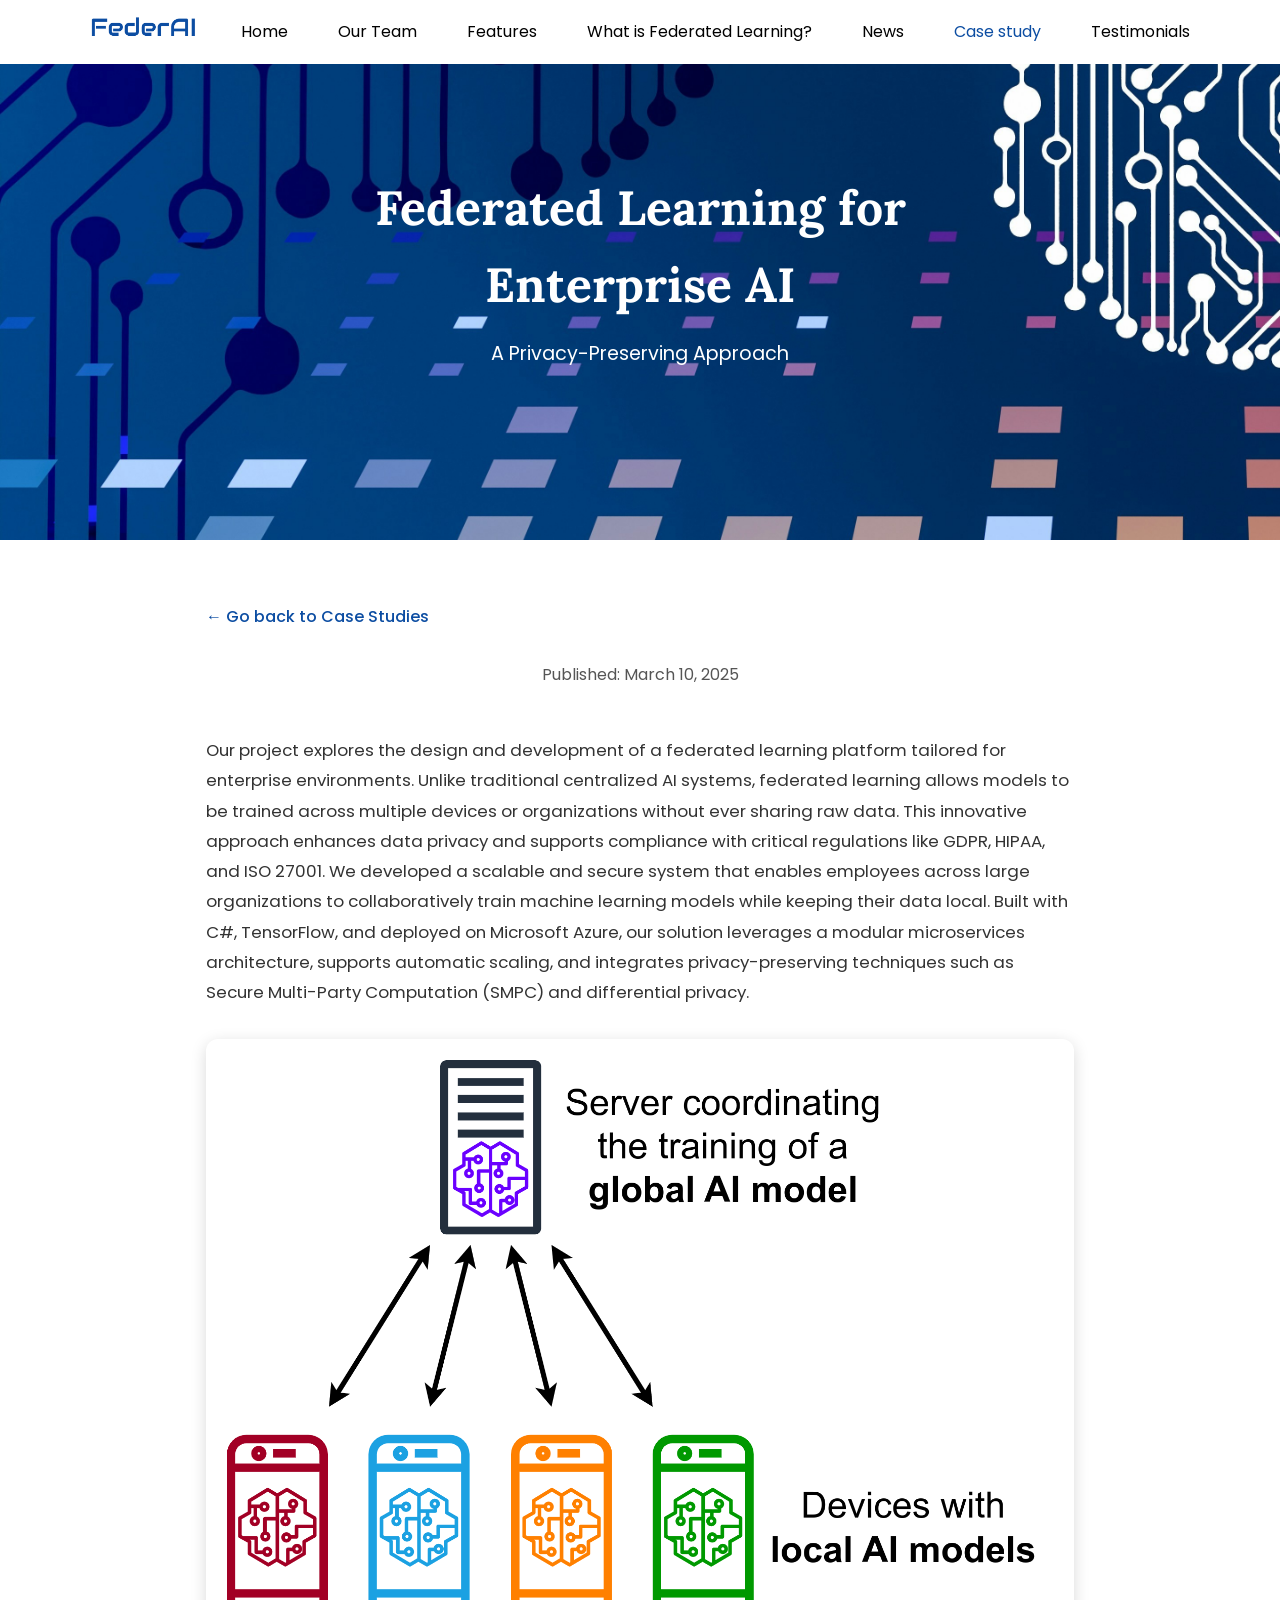
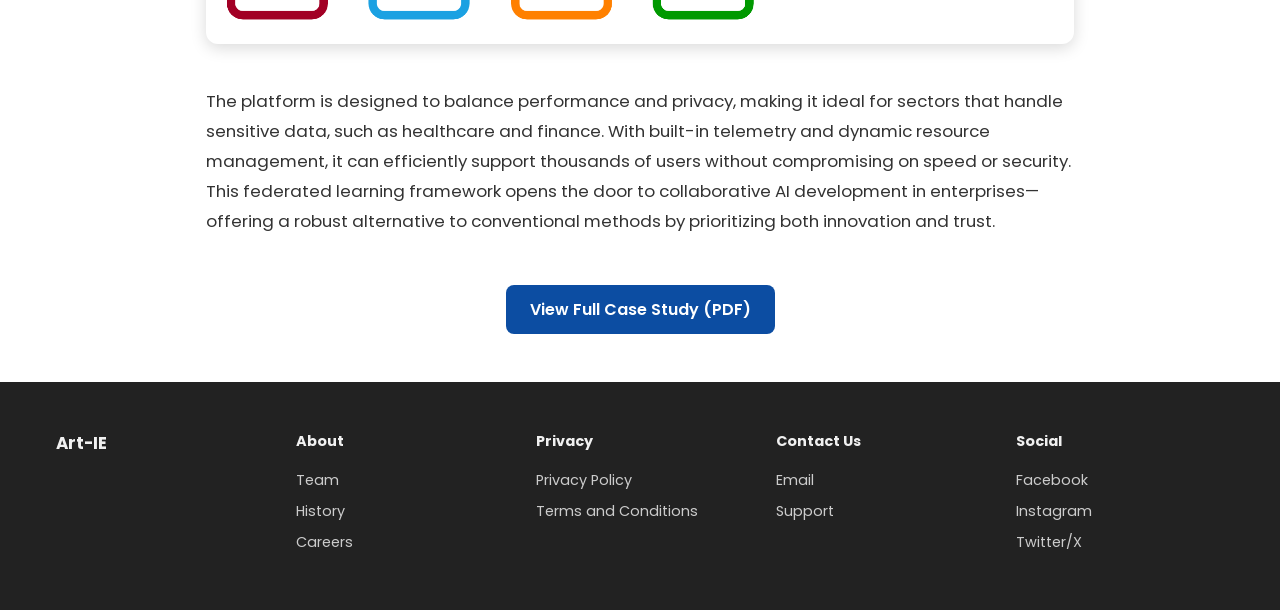
<file: case1.html>
<!DOCTYPE html>
<html lang="en">
<head>
  <meta charset="UTF-8">
  <meta name="viewport" content="width=device-width, initial-scale=1.0">
  <title>Case Study - AI for Healthcare</title>
  <link rel="stylesheet" href="style.css">
  <link href="https://fonts.googleapis.com/css2?family=Lora:ital,wght@0,400;0,700;1,400&family=Poppins:wght@300;400;500;600;700&display=swap" rel="stylesheet">
</head>
<body>
  <header>
    <nav class="navbar">
      <div class="nav-left">
        <img src="./media/artlogo.png" alt="Logo" class="logo">
      </div>
      <div class="nav-center">
        <ul class="nav-links">
          <li><a href="index.html#intro-video" class="nav-link">Home</a></li>
          <li><a href="index.html#team" class="nav-link">Our Team</a></li>
          <li><a href="index.html#about" class="nav-link">Features</a></li>
          <li><a href="index.html#projects" class="nav-link">What is Federated Learning?</a></li>
          <li><a href="index.html#posts" class="nav-link">News</a></li>
          <li><a href="casestudy.html" class="nav-link active">Case study</a></li>
          <li><a href="index.html#testimonials" class="nav-link">Testimonials</a></li>
        </ul>
      </div>
            <div class="nav-toggle" id="navToggle">
  <span></span>
  <span></span>
  <span></span>
</div>
    </nav>
  </header>

  <main>
    <section class="case-cover1">
      <div class="case-cover-content">
        <h1>Federated Learning for Enterprise AI</h1>
        <p>A Privacy-Preserving Approach</p>
      </div>
    </section>

    <p class="case-meta">
<div class="go-back-wrapper">
  <a href="./casestudy.html" class="go-back">← Go back to Case Studies</a>
</div>
<p class="case-date">Published: March 10, 2025</p>


    <section class="case-content">
      <p>Our project explores the design and development of a federated learning platform tailored for enterprise environments. Unlike traditional centralized AI systems, federated learning allows models to be trained across multiple devices or organizations without ever sharing raw data. This innovative approach enhances data privacy and supports compliance with critical regulations like GDPR, HIPAA, and ISO 27001.

We developed a scalable and secure system that enables employees across large organizations to collaboratively train machine learning models while keeping their data local. Built with C#, TensorFlow, and deployed on Microsoft Azure, our solution leverages a modular microservices architecture, supports automatic scaling, and integrates privacy-preserving techniques such as Secure Multi-Party Computation (SMPC) and differential privacy.</p>
      <img src="./media/casestudy/gr1.png" alt="Healthcare AI Diagram">
      <p>The platform is designed to balance performance and privacy, making it ideal for sectors that handle sensitive data, such as healthcare and finance. With built-in telemetry and dynamic resource management, it can efficiently support thousands of users without compromising on speed or security.

This federated learning framework opens the door to collaborative AI development in enterprises—offering a robust alternative to conventional methods by prioritizing both innovation and trust.</p>
    </section>

    <a href="./document/Poster-Group-01.pdf" class="pdf-button" target="_blank">View Full Case Study (PDF)</a>
  </main>

  <footer class="footer">
    <div class="footer-container">
      <div class="footer-column">
        <h3>Art-IE</h3>
      </div>
      <div class="footer-column">
        <h4>About</h4>
        <ul>
          <li><a href="#">Team</a></li>
          <li><a href="#">History</a></li>
          <li><a href="#">Careers</a></li>
        </ul>
      </div>
      <div class="footer-column">
        <h4>Privacy</h4>
        <ul>
          <li><a href="#">Privacy Policy</a></li>
          <li><a href="#">Terms and Conditions</a></li>
        </ul>
      </div>
      <div class="footer-column">
        <h4>Contact Us</h4>
        <ul>
          <li><a href="#">Email</a></li>
          <li><a href="#">Support</a></li>
        </ul>
      </div>
      <div class="footer-column">
        <h4>Social</h4>
        <ul>
          <li><a href="#">Facebook</a></li>
          <li><a href="#">Instagram</a></li>
          <li><a href="#">Twitter/X</a></li>
        </ul>
      </div>
    </div>
  </footer>
</body>
</html>
</file>
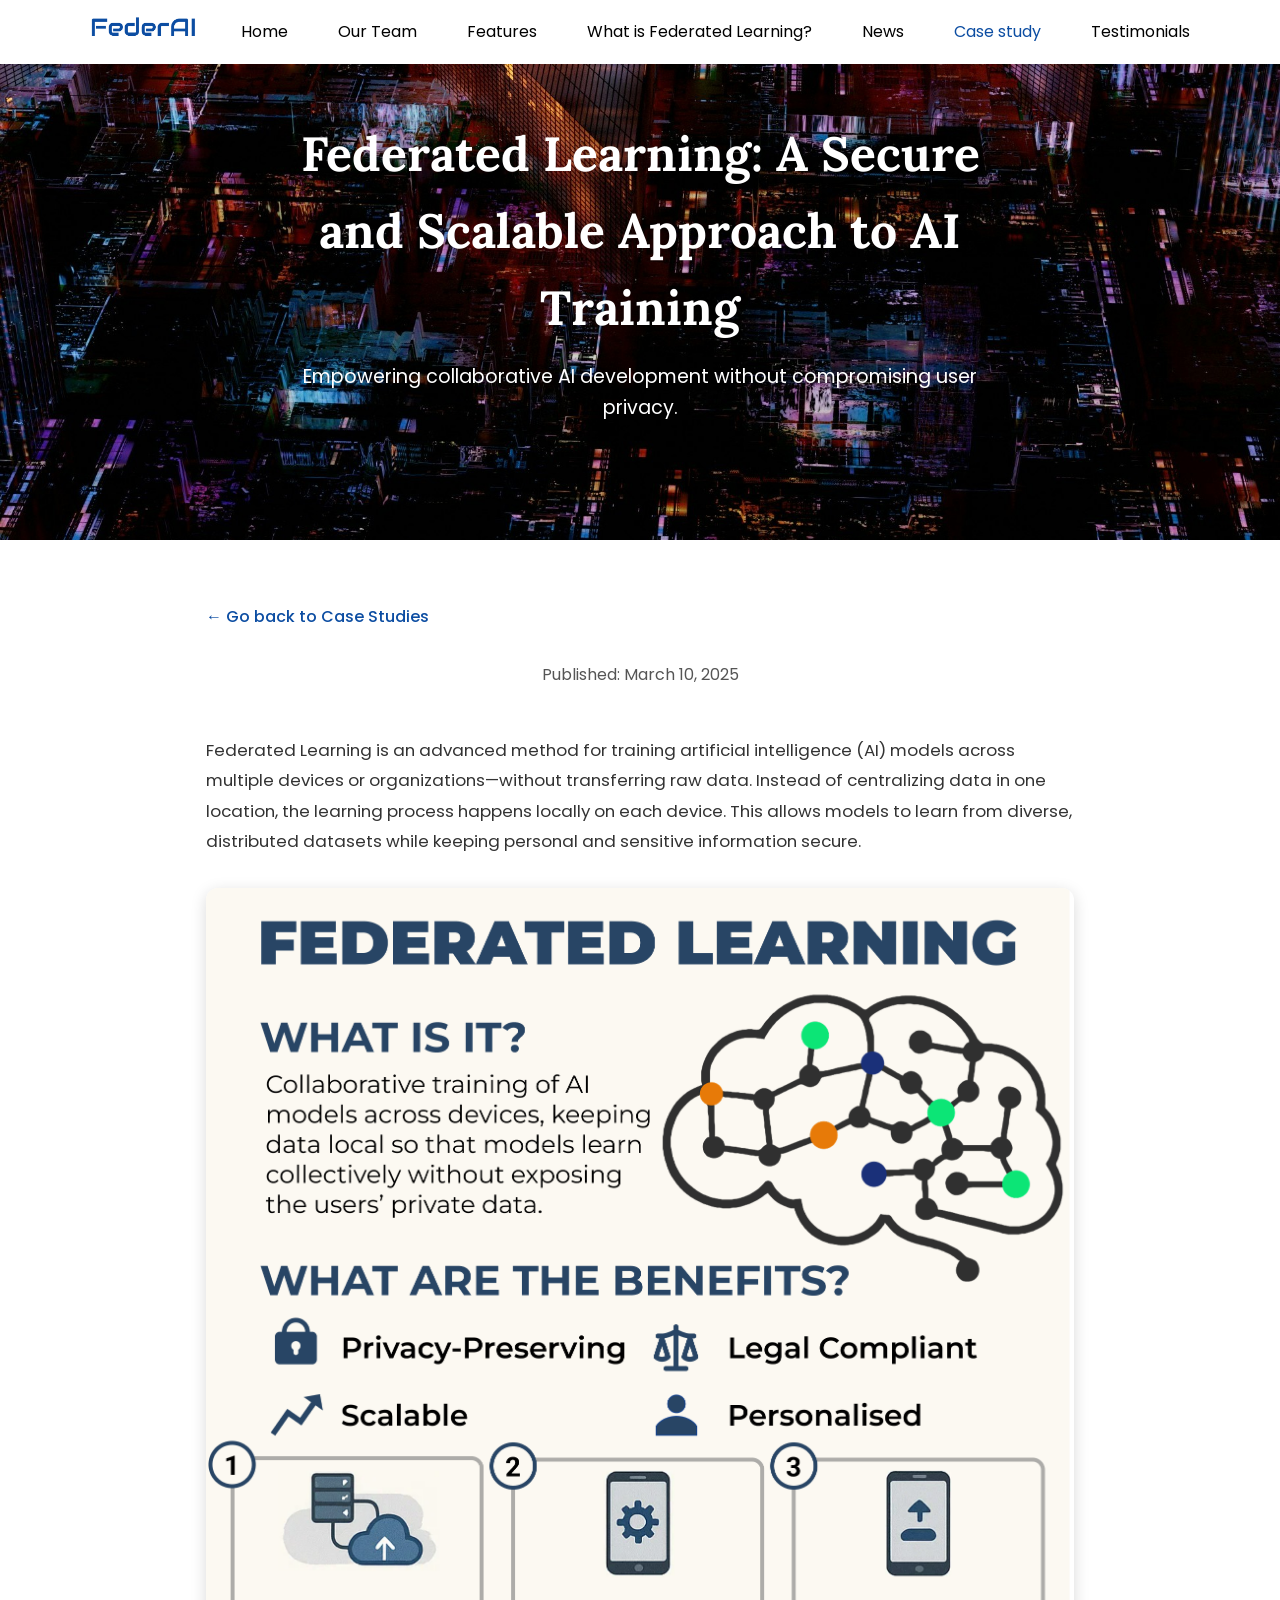
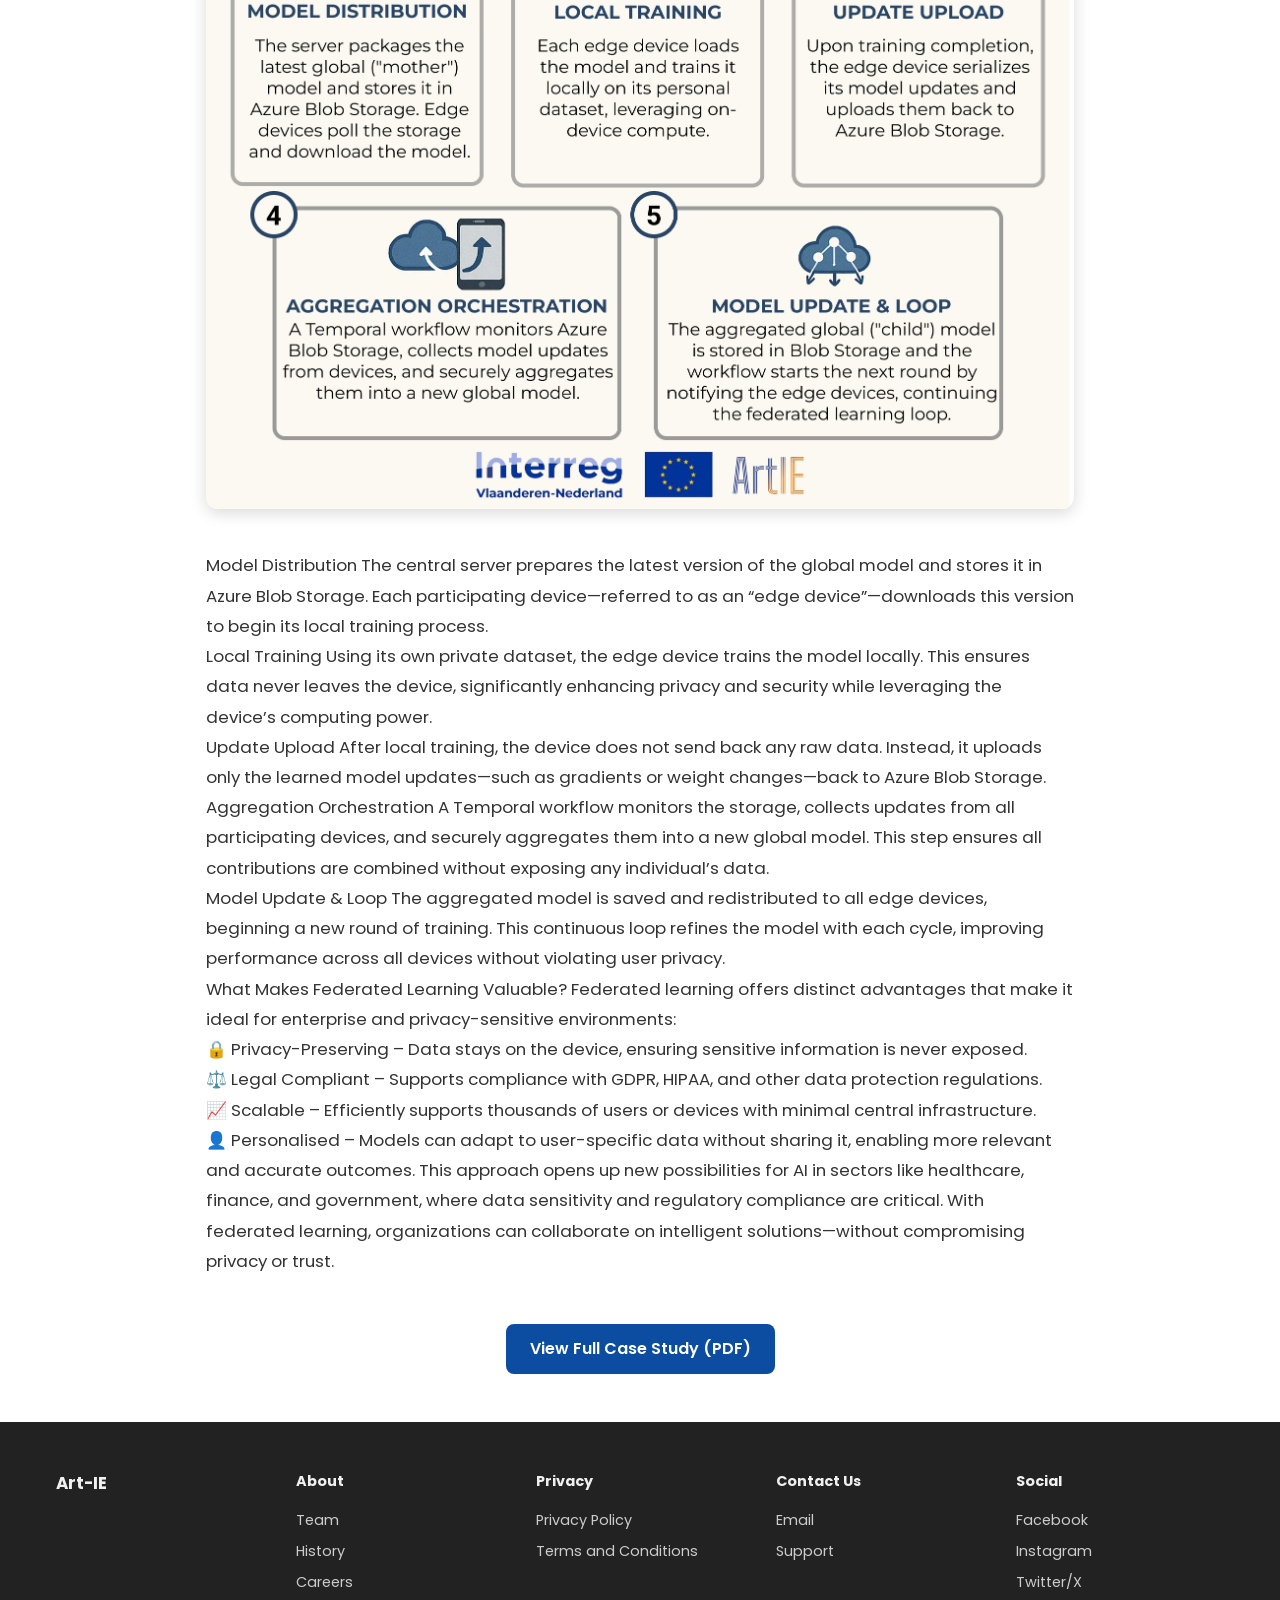
<file: case2.html>
<!DOCTYPE html>
<html lang="en">
<head>
  <meta charset="UTF-8">
  <meta name="viewport" content="width=device-width, initial-scale=1.0">
  <title>Case Study - AI for Healthcare</title>
  <link rel="stylesheet" href="style.css">
  <link href="https://fonts.googleapis.com/css2?family=Lora:ital,wght@0,400;0,700;1,400&family=Poppins:wght@300;400;500;600;700&display=swap" rel="stylesheet">
</head>
<body>
  <header>
    <nav class="navbar">
      <div class="nav-left">
        <img src="./media/artlogo.png" alt="Logo" class="logo">
      </div>
      <div class="nav-center">
        <ul class="nav-links">
          <li><a href="index.html#intro-video" class="nav-link">Home</a></li>
          <li><a href="index.html#team" class="nav-link">Our Team</a></li>
          <li><a href="index.html#about" class="nav-link">Features</a></li>
          <li><a href="index.html#projects" class="nav-link">What is Federated Learning?</a></li>
          <li><a href="index.html#posts" class="nav-link">News</a></li>
          <li><a href="casestudy.html" class="nav-link active">Case study</a></li>
          <li><a href="index.html#testimonials" class="nav-link">Testimonials</a></li>
        </ul>
      </div>
            <div class="nav-toggle" id="navToggle">
  <span></span>
  <span></span>
  <span></span>
</div>
    </nav>
  </header>

  <main>
    <section class="case-cover2">
      <div class="case-cover-content">
        <h1>Federated Learning: A Secure and Scalable Approach to AI Training</h1>
        <p>Empowering collaborative AI development without compromising user privacy.</p>
      </div>
    </section>

    <p class="case-meta">
<div class="go-back-wrapper">
  <a href="./casestudy.html" class="go-back">← Go back to Case Studies</a>
</div>
<p class="case-date">Published: March 10, 2025</p>


    <section class="case-content">
      <p>Federated Learning is an advanced method for training artificial intelligence (AI) models across multiple devices or organizations—without transferring raw data. Instead of centralizing data in one location, the learning process happens locally on each device. This allows models to learn from diverse, distributed datasets while keeping personal and sensitive information secure.</p>
      <img src="./media/casestudy/gr2.png" alt="Healthcare AI Diagram">
      <p>Model Distribution
The central server prepares the latest version of the global model and stores it in Azure Blob Storage. Each participating device—referred to as an “edge device”—downloads this version to begin its local training process.

<br>Local Training
Using its own private dataset, the edge device trains the model locally. This ensures data never leaves the device, significantly enhancing privacy and security while leveraging the device’s computing power.

<br>Update Upload
After local training, the device does not send back any raw data. Instead, it uploads only the learned model updates—such as gradients or weight changes—back to Azure Blob Storage.

<br>Aggregation Orchestration
A Temporal workflow monitors the storage, collects updates from all participating devices, and securely aggregates them into a new global model. This step ensures all contributions are combined without exposing any individual’s data.

<br>Model Update & Loop
The aggregated model is saved and redistributed to all edge devices, beginning a new round of training. This continuous loop refines the model with each cycle, improving performance across all devices without violating user privacy.

<br>What Makes Federated Learning Valuable?
Federated learning offers distinct advantages that make it ideal for enterprise and privacy-sensitive environments:

<br>🔒 Privacy-Preserving – Data stays on the device, ensuring sensitive information is never exposed.

<br>⚖️ Legal Compliant – Supports compliance with GDPR, HIPAA, and other data protection regulations.

<br>📈 Scalable – Efficiently supports thousands of users or devices with minimal central infrastructure.

<br>👤 Personalised – Models can adapt to user-specific data without sharing it, enabling more relevant and accurate outcomes.

This approach opens up new possibilities for AI in sectors like healthcare, finance, and government, where data sensitivity and regulatory compliance are critical. With federated learning, organizations can collaborate on intelligent solutions—without compromising privacy or trust.</p>
    </section>

    <a href="./document/gr2-doc.pdf" class="pdf-button" target="_blank">View Full Case Study (PDF)</a>
  </main>

  <footer class="footer">
    <div class="footer-container">
      <div class="footer-column">
        <h3>Art-IE</h3>
      </div>
      <div class="footer-column">
        <h4>About</h4>
        <ul>
          <li><a href="#">Team</a></li>
          <li><a href="#">History</a></li>
          <li><a href="#">Careers</a></li>
        </ul>
      </div>
      <div class="footer-column">
        <h4>Privacy</h4>
        <ul>
          <li><a href="#">Privacy Policy</a></li>
          <li><a href="#">Terms and Conditions</a></li>
        </ul>
      </div>
      <div class="footer-column">
        <h4>Contact Us</h4>
        <ul>
          <li><a href="#">Email</a></li>
          <li><a href="#">Support</a></li>
        </ul>
      </div>
      <div class="footer-column">
        <h4>Social</h4>
        <ul>
          <li><a href="#">Facebook</a></li>
          <li><a href="#">Instagram</a></li>
          <li><a href="#">Twitter/X</a></li>
        </ul>
      </div>
    </div>
  </footer>
</body>
</html>
</file>
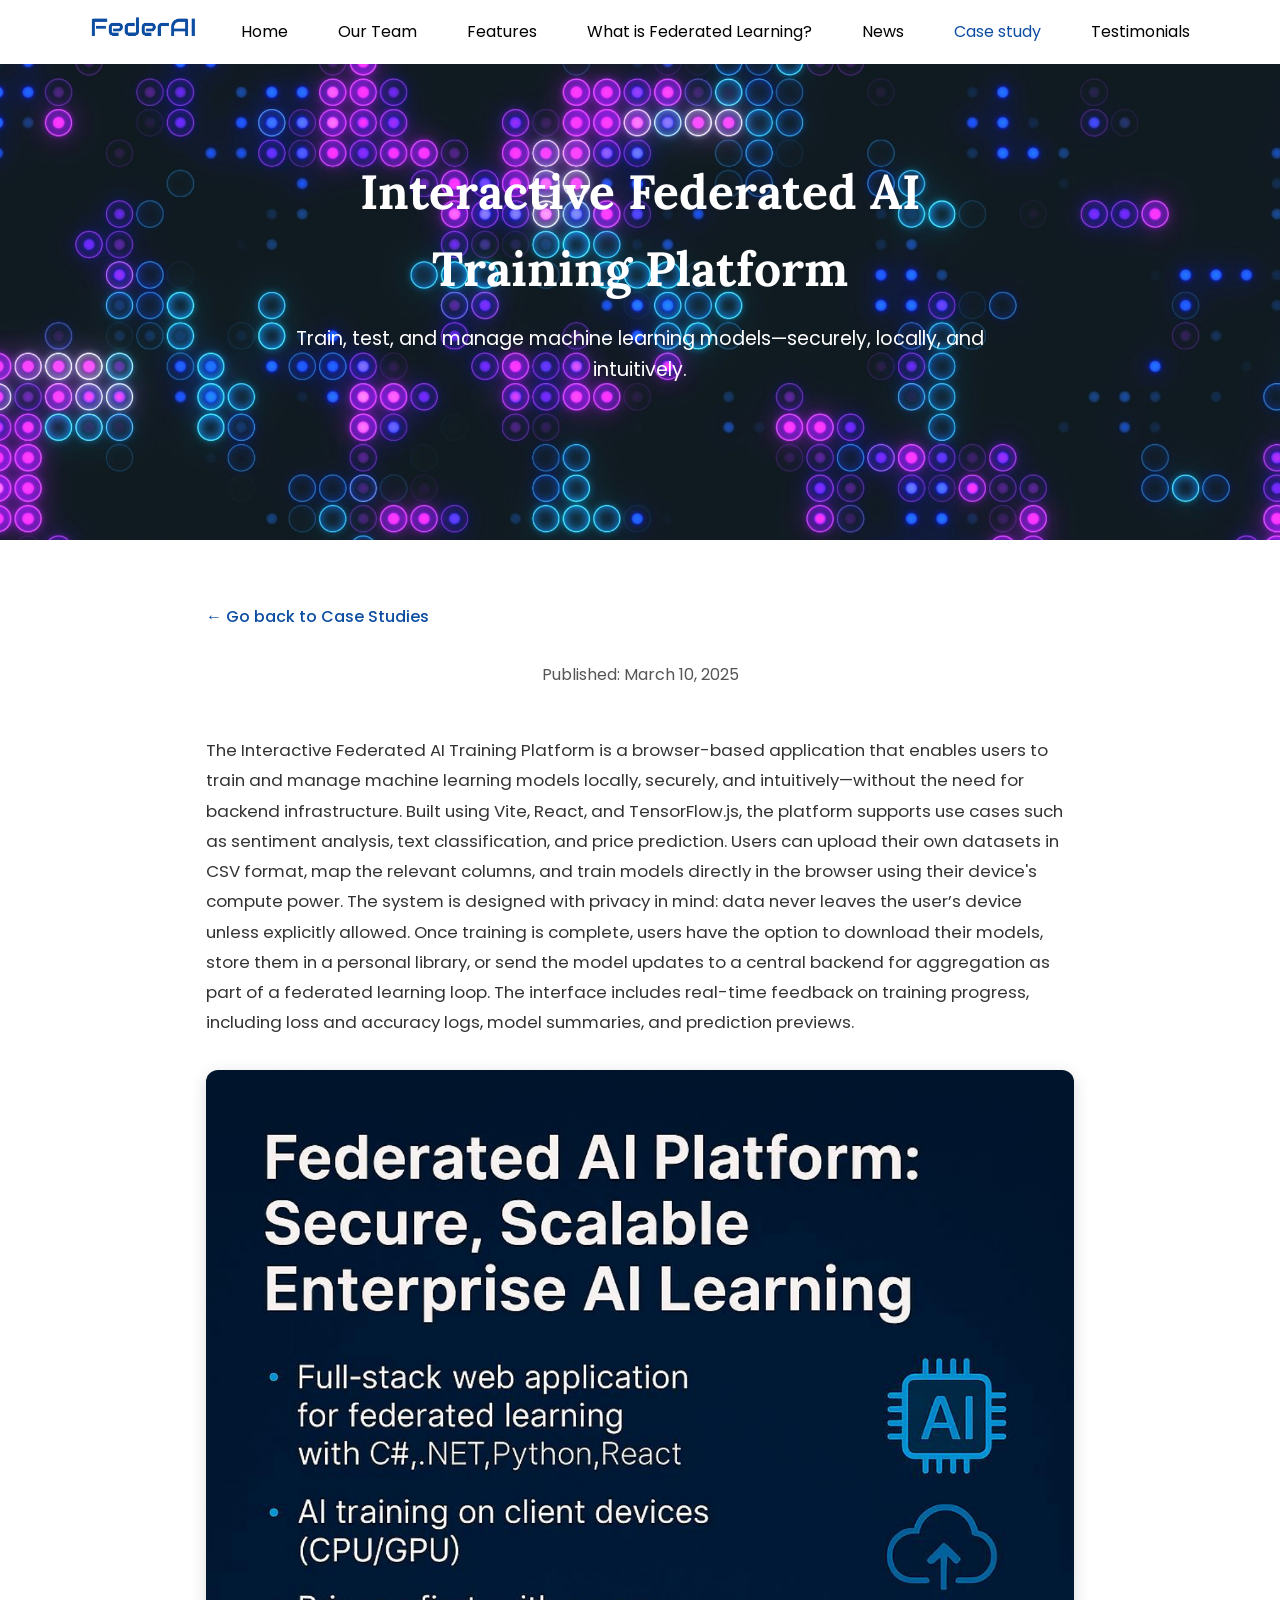
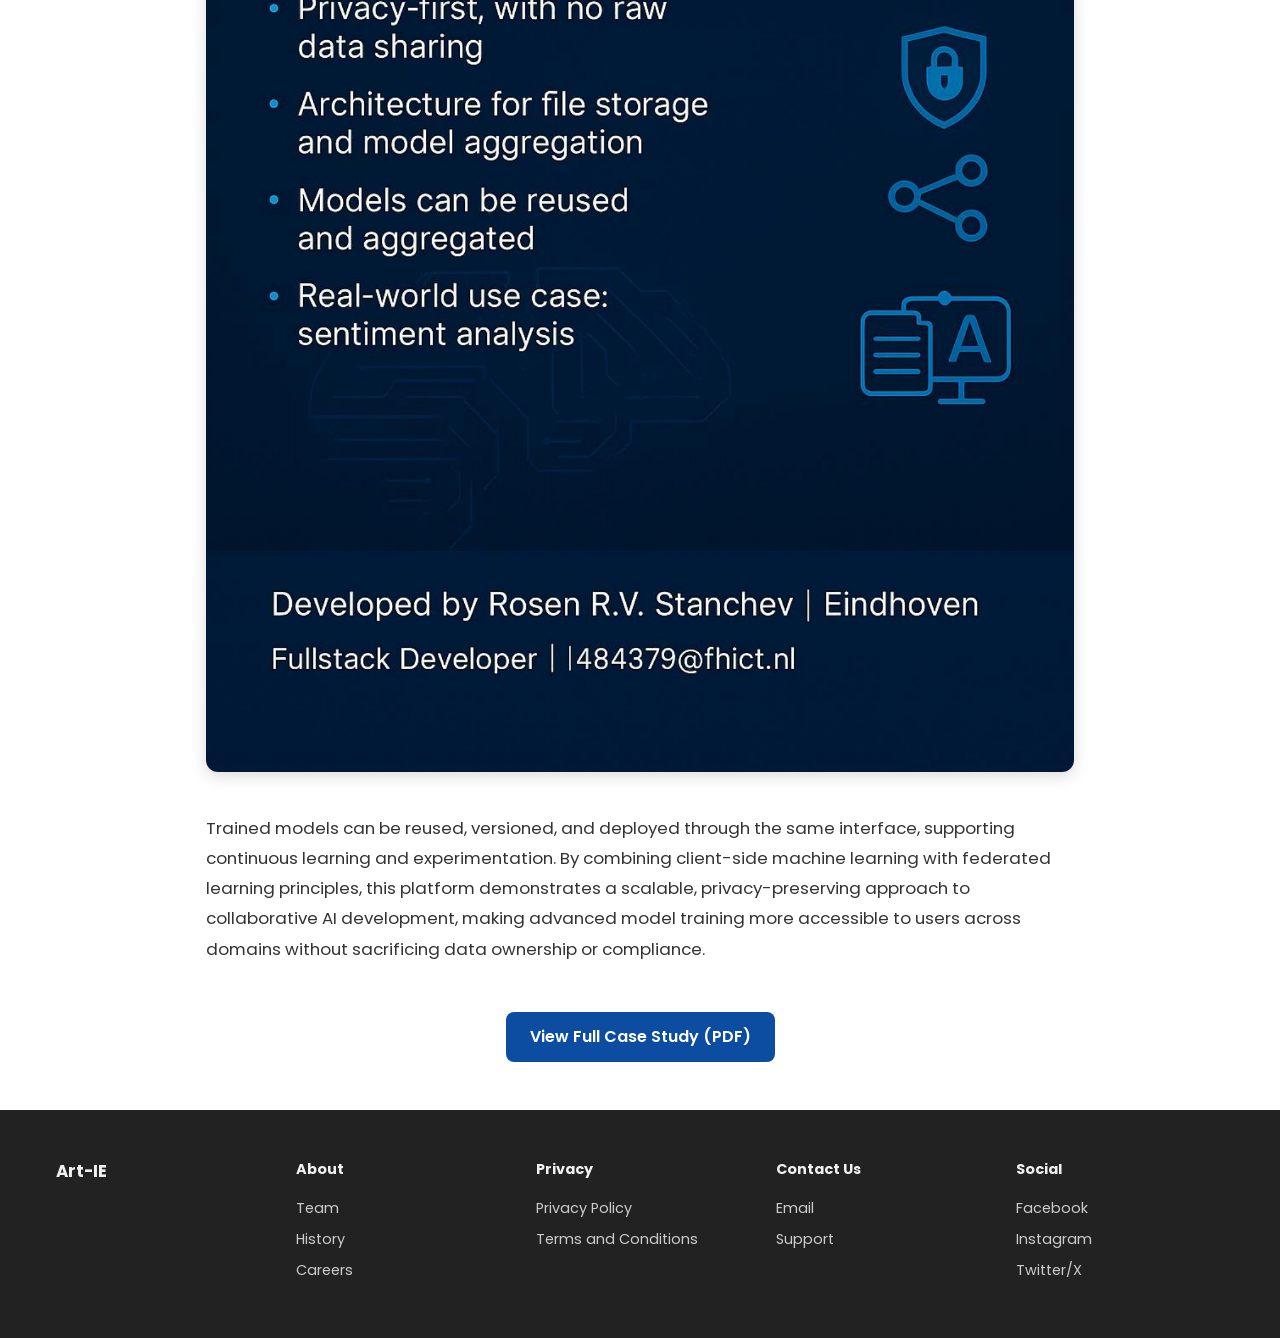
<file: case3.html>
<!DOCTYPE html>
<html lang="en">
<head>
  <meta charset="UTF-8">
  <meta name="viewport" content="width=device-width, initial-scale=1.0">
  <title>Case Study - AI for Healthcare</title>
  <link rel="stylesheet" href="style.css">
  <link href="https://fonts.googleapis.com/css2?family=Lora:ital,wght@0,400;0,700;1,400&family=Poppins:wght@300;400;500;600;700&display=swap" rel="stylesheet">
</head>
<body>
  <header>
    <nav class="navbar">
      <div class="nav-left">
        <img src="./media/artlogo.png" alt="Logo" class="logo">
      </div>
      <div class="nav-center">
        <ul class="nav-links">
          <li><a href="index.html#intro-video" class="nav-link">Home</a></li>
          <li><a href="index.html#team" class="nav-link">Our Team</a></li>
          <li><a href="index.html#about" class="nav-link">Features</a></li>
          <li><a href="index.html#projects" class="nav-link">What is Federated Learning?</a></li>
          <li><a href="index.html#posts" class="nav-link">News</a></li>
          <li><a href="casestudy.html" class="nav-link active">Case study</a></li>
          <li><a href="index.html#testimonials" class="nav-link">Testimonials</a></li>
        </ul>
      </div>
    </nav>
          <div class="nav-toggle" id="navToggle">
  <span></span>
  <span></span>
  <span></span>
</div>
  </header>

  <main>
    <section class="case-cover3">
      <div class="case-cover-content">
        <h1>Interactive Federated AI Training Platform</h1>
        <p>Train, test, and manage machine learning models—securely, locally, and intuitively.</p>
      </div>
    </section>

    <p class="case-meta">
<div class="go-back-wrapper">
  <a href="./casestudy.html" class="go-back">← Go back to Case Studies</a>
</div>
<p class="case-date">Published: March 10, 2025</p>


    <section class="case-content">
      <p>The Interactive Federated AI Training Platform is a browser-based application that enables users to train and manage machine learning models locally, securely, and intuitively—without the need for backend infrastructure. Built using Vite, React, and TensorFlow.js, the platform supports use cases such as sentiment analysis, text classification, and price prediction. Users can upload their own datasets in CSV format, map the relevant columns, and train models directly in the browser using their device's compute power. The system is designed with privacy in mind: data never leaves the user’s device unless explicitly allowed. Once training is complete, users have the option to download their models, store them in a personal library, or send the model updates to a central backend for aggregation as part of a federated learning loop. The interface includes real-time feedback on training progress, including loss and accuracy logs, model summaries, and prediction previews.</p>
      <img src="./media/casestudy/gr3.jpg" alt="Healthcare AI Diagram">
      <p>Trained models can be reused, versioned, and deployed through the same interface, supporting continuous learning and experimentation. By combining client-side machine learning with federated learning principles, this platform demonstrates a scalable, privacy-preserving approach to collaborative AI development, making advanced model training more accessible to users across domains without sacrificing data ownership or compliance.</p>
    </section>

    <a href="./document/gr3-doc.pdf" class="pdf-button" target="_blank">View Full Case Study (PDF)</a>
  </main>

  <footer class="footer">
    <div class="footer-container">
      <div class="footer-column">
        <h3>Art-IE</h3>
      </div>
      <div class="footer-column">
        <h4>About</h4>
        <ul>
          <li><a href="#">Team</a></li>
          <li><a href="#">History</a></li>
          <li><a href="#">Careers</a></li>
        </ul>
      </div>
      <div class="footer-column">
        <h4>Privacy</h4>
        <ul>
          <li><a href="#">Privacy Policy</a></li>
          <li><a href="#">Terms and Conditions</a></li>
        </ul>
      </div>
      <div class="footer-column">
        <h4>Contact Us</h4>
        <ul>
          <li><a href="#">Email</a></li>
          <li><a href="#">Support</a></li>
        </ul>
      </div>
      <div class="footer-column">
        <h4>Social</h4>
        <ul>
          <li><a href="#">Facebook</a></li>
          <li><a href="#">Instagram</a></li>
          <li><a href="#">Twitter/X</a></li>
        </ul>
      </div>
    </div>
  </footer>
</body>
</html>
</file>
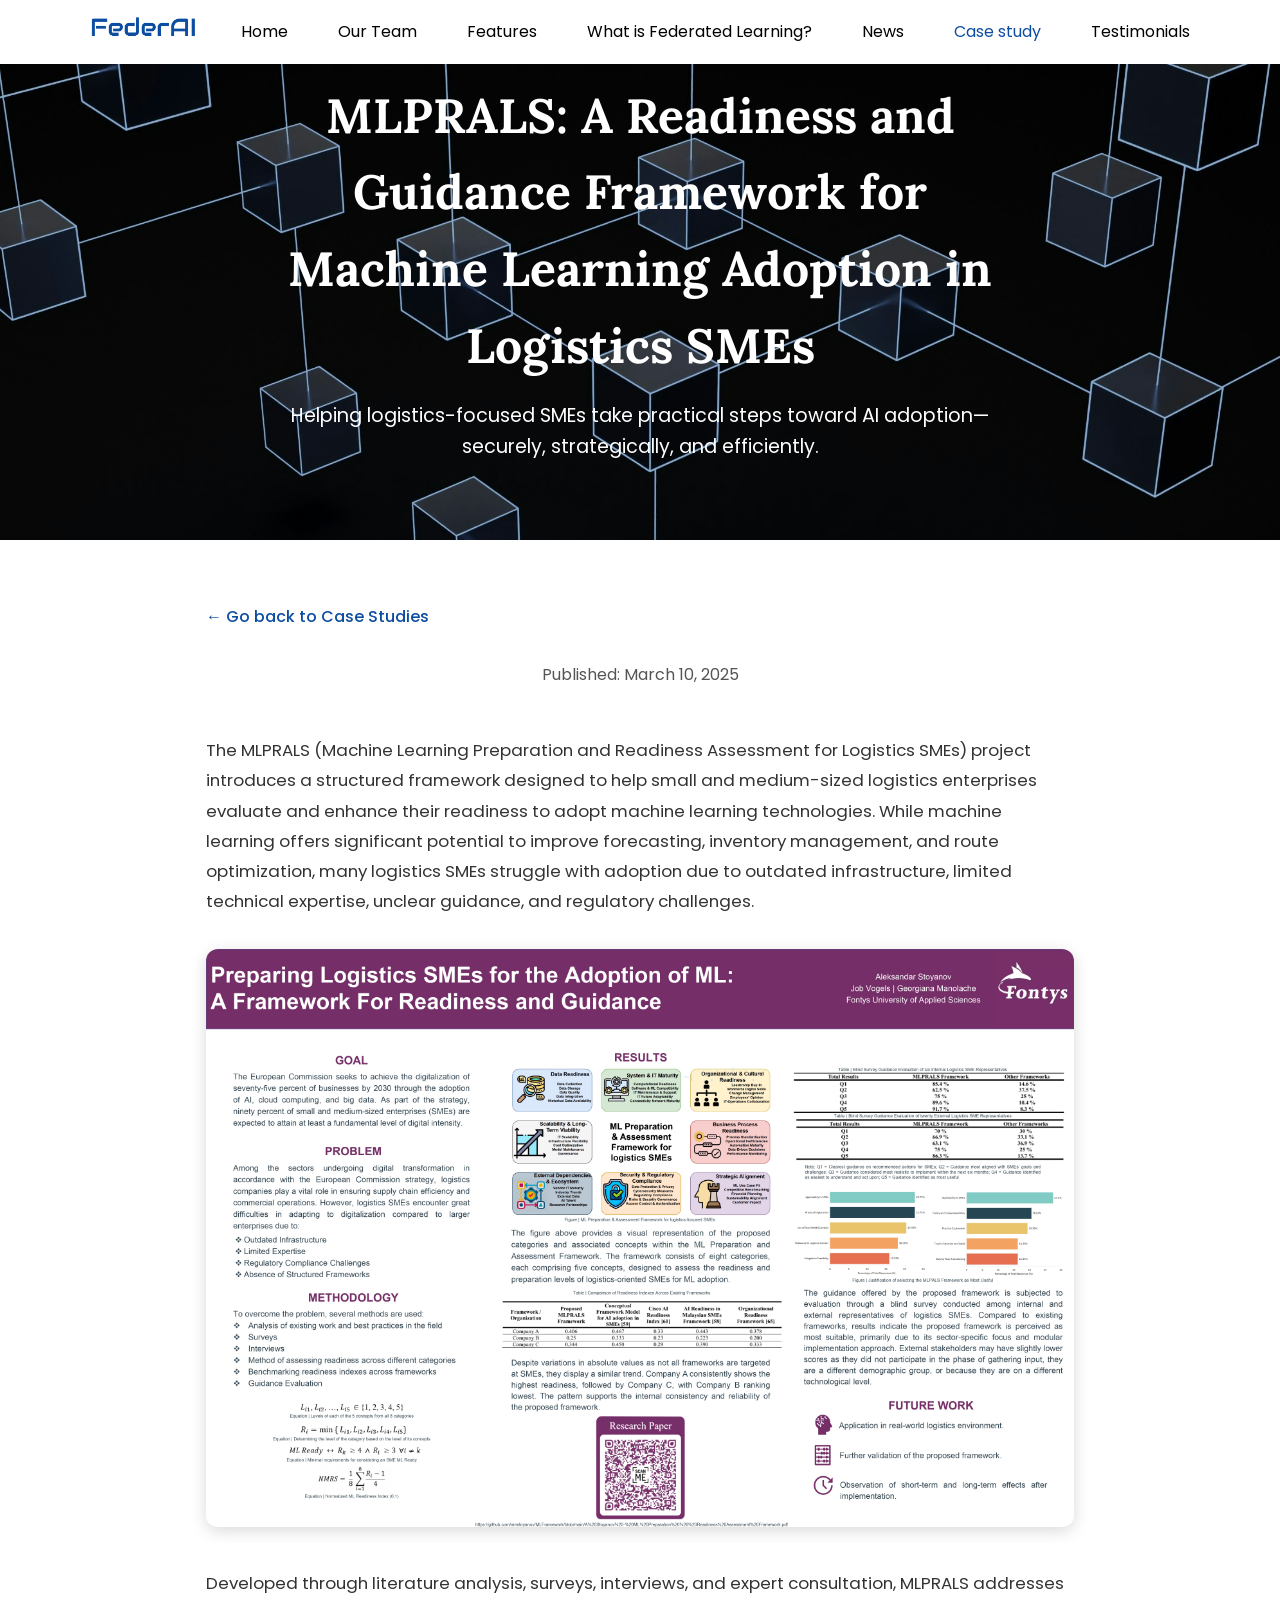
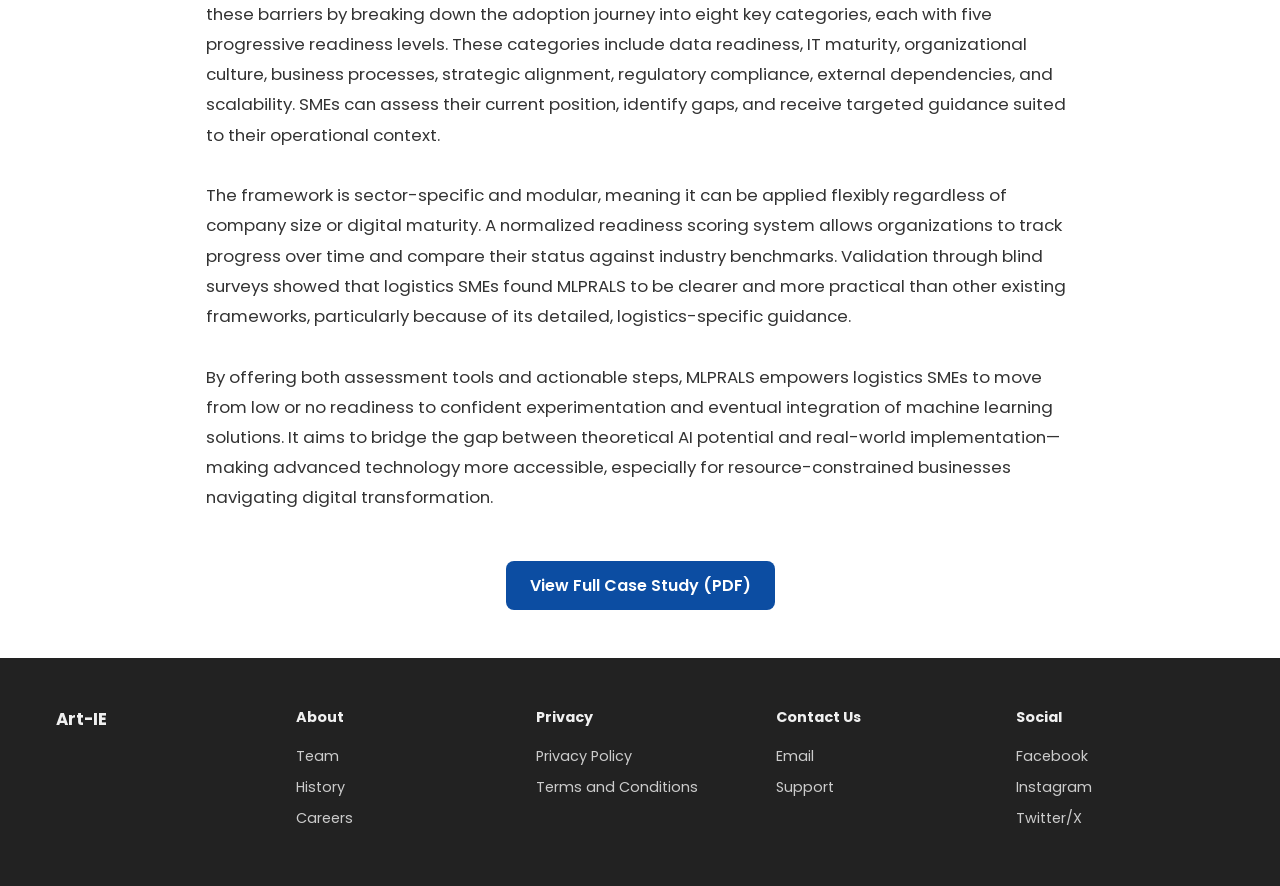
<file: case4.html>
<!DOCTYPE html>
<html lang="en">
<head>
  <meta charset="UTF-8">
  <meta name="viewport" content="width=device-width, initial-scale=1.0">
  <title>Case Study - AI for Healthcare</title>
  <link rel="stylesheet" href="style.css">
  <link href="https://fonts.googleapis.com/css2?family=Lora:ital,wght@0,400;0,700;1,400&family=Poppins:wght@300;400;500;600;700&display=swap" rel="stylesheet">
</head>
<body>
  <header>
    <nav class="navbar">
      <div class="nav-left">
        <img src="./media/artlogo.png" alt="Logo" class="logo">
      </div>
      <div class="nav-center">
        <ul class="nav-links">
          <li><a href="index.html#intro-video" class="nav-link">Home</a></li>
          <li><a href="index.html#team" class="nav-link">Our Team</a></li>
          <li><a href="index.html#about" class="nav-link">Features</a></li>
          <li><a href="index.html#projects" class="nav-link">What is Federated Learning?</a></li>
          <li><a href="index.html#posts" class="nav-link">News</a></li>
          <li><a href="casestudy.html" class="nav-link active">Case study</a></li>
          <li><a href="index.html#testimonials" class="nav-link">Testimonials</a></li>
        </ul>
      </div>
    </nav>
          <div class="nav-toggle" id="navToggle">
  <span></span>
  <span></span>
  <span></span>
</div>
  </header>

  <main>
    <section class="case-cover4">
      <div class="case-cover-content">
        <h1>MLPRALS: A Readiness and Guidance Framework for Machine Learning Adoption in Logistics SMEs</h1>
        <p>Helping logistics-focused SMEs take practical steps toward AI adoption—securely, strategically, and efficiently.</p>
      </div>
    </section>

    <p class="case-meta">
<div class="go-back-wrapper">
  <a href="./casestudy.html" class="go-back">← Go back to Case Studies</a>
</div>
<p class="case-date">Published: March 10, 2025</p>


    <section class="case-content">
      <p>The MLPRALS (Machine Learning Preparation and Readiness Assessment for Logistics SMEs) project introduces a structured framework designed to help small and medium-sized logistics enterprises evaluate and enhance their readiness to adopt machine learning technologies. While machine learning offers significant potential to improve forecasting, inventory management, and route optimization, many logistics SMEs struggle with adoption due to outdated infrastructure, limited technical expertise, unclear guidance, and regulatory challenges.</p>
      <img src="./media/casestudy/gr4.jpg" alt="Healthcare AI Diagram">
      <p>Developed through literature analysis, surveys, interviews, and expert consultation, MLPRALS addresses these barriers by breaking down the adoption journey into eight key categories, each with five progressive readiness levels. These categories include data readiness, IT maturity, organizational culture, business processes, strategic alignment, regulatory compliance, external dependencies, and scalability. SMEs can assess their current position, identify gaps, and receive targeted guidance suited to their operational context.</p>
      <br>
      <p>The framework is sector-specific and modular, meaning it can be applied flexibly regardless of company size or digital maturity. A normalized readiness scoring system allows organizations to track progress over time and compare their status against industry benchmarks. Validation through blind surveys showed that logistics SMEs found MLPRALS to be clearer and more practical than other existing frameworks, particularly because of its detailed, logistics-specific guidance.</p>
      <br>
      <p>By offering both assessment tools and actionable steps, MLPRALS empowers logistics SMEs to move from low or no readiness to confident experimentation and eventual integration of machine learning solutions. It aims to bridge the gap between theoretical AI potential and real-world implementation—making advanced technology more accessible, especially for resource-constrained businesses navigating digital transformation.</p>
    </section>

    <a href="./document/gr4-doc.pdf" class="pdf-button" target="_blank">View Full Case Study (PDF)</a>
  </main>

  <footer class="footer">
    <div class="footer-container">
      <div class="footer-column">
        <h3>Art-IE</h3>
      </div>
      <div class="footer-column">
        <h4>About</h4>
        <ul>
          <li><a href="#">Team</a></li>
          <li><a href="#">History</a></li>
          <li><a href="#">Careers</a></li>
        </ul>
      </div>
      <div class="footer-column">
        <h4>Privacy</h4>
        <ul>
          <li><a href="#">Privacy Policy</a></li>
          <li><a href="#">Terms and Conditions</a></li>
        </ul>
      </div>
      <div class="footer-column">
        <h4>Contact Us</h4>
        <ul>
          <li><a href="#">Email</a></li>
          <li><a href="#">Support</a></li>
        </ul>
      </div>
      <div class="footer-column">
        <h4>Social</h4>
        <ul>
          <li><a href="#">Facebook</a></li>
          <li><a href="#">Instagram</a></li>
          <li><a href="#">Twitter/X</a></li>
        </ul>
      </div>
    </div>
  </footer>
</body>
</html>
</file>
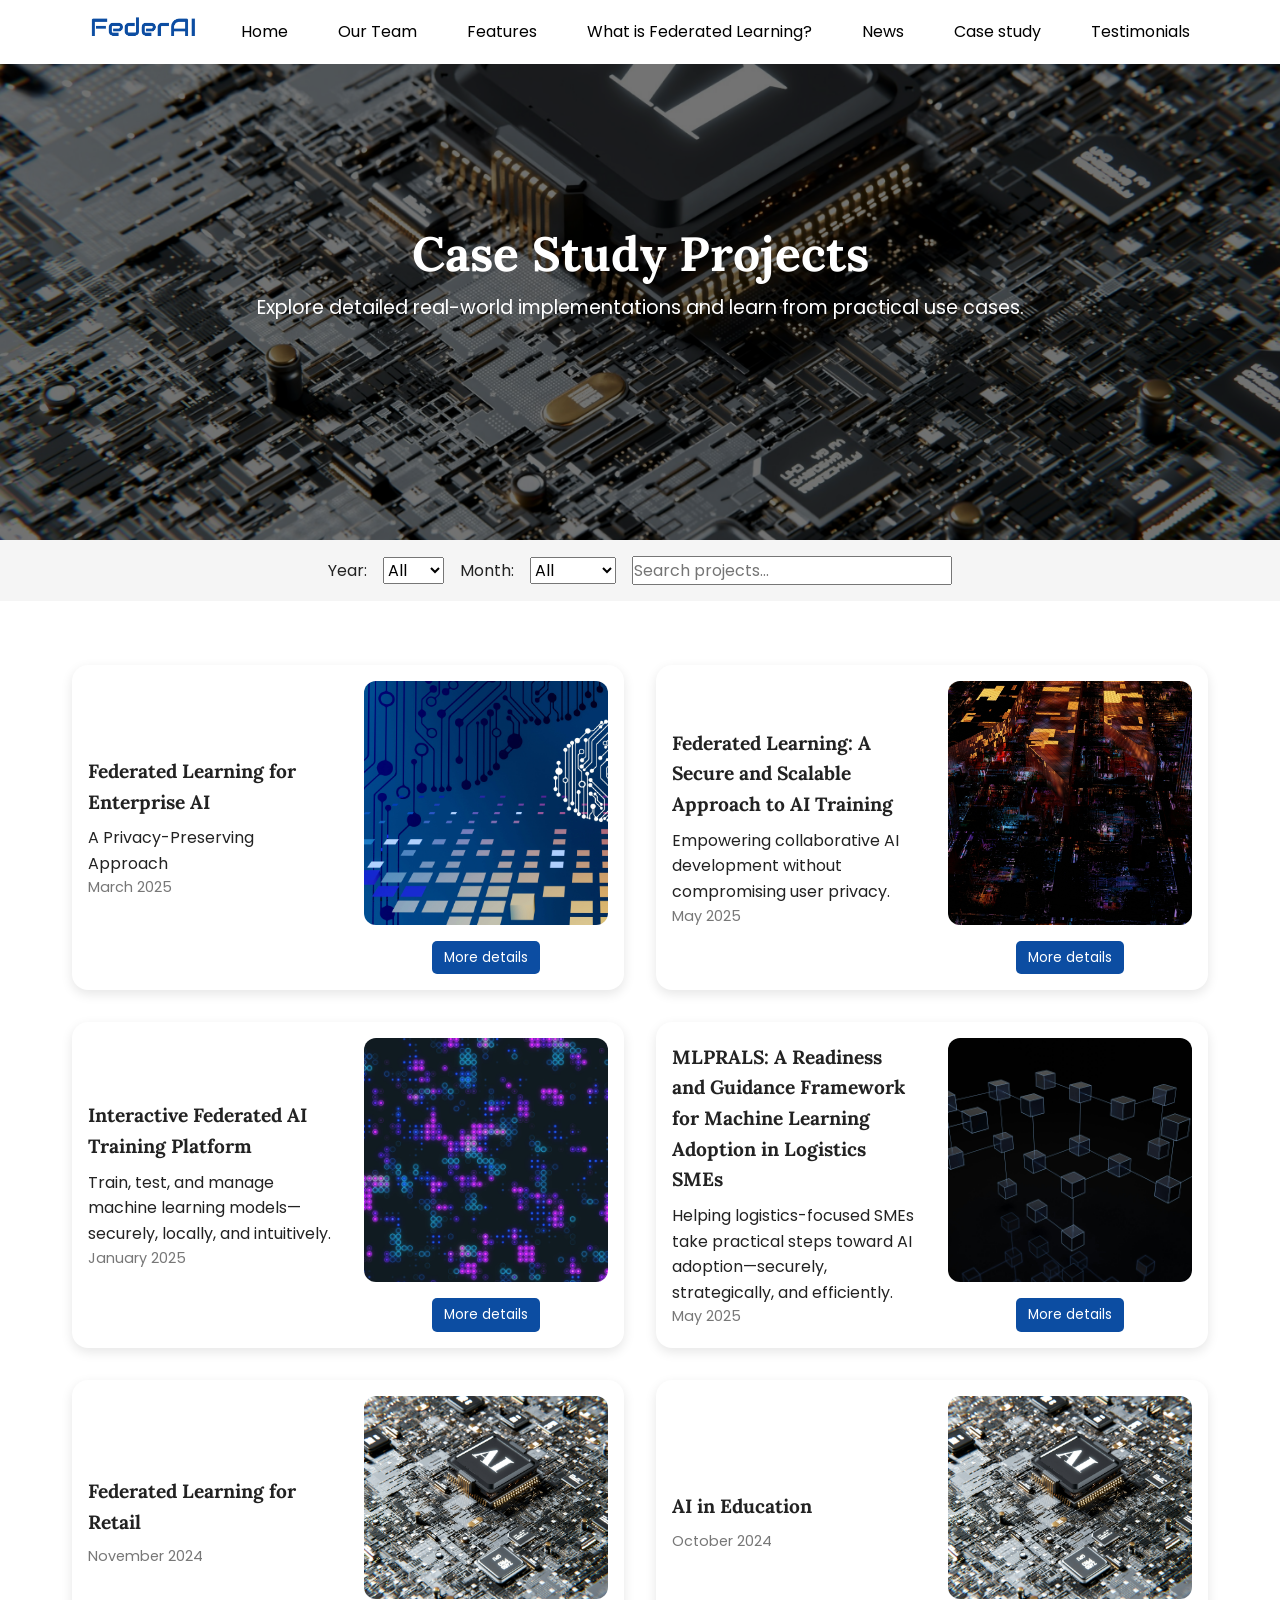
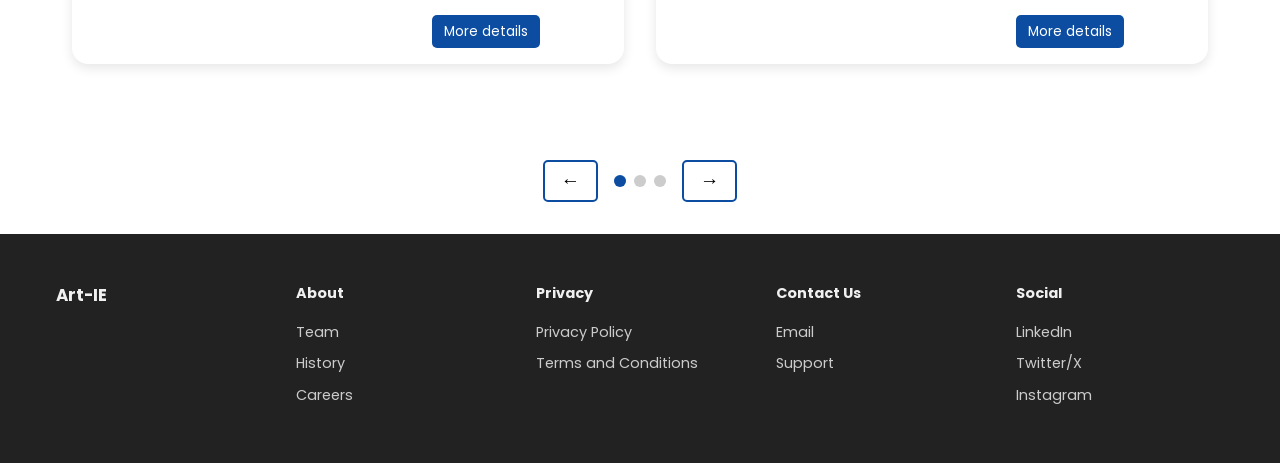
<file: casestudy.html>
<!DOCTYPE html>
<html lang="en">
<head>
  <meta charset="UTF-8" />
  <meta name="viewport" content="width=device-width, initial-scale=1.0" />
  <title>Case Studies</title>
  <link rel="stylesheet" href="style.css" />
  <link href="https://fonts.googleapis.com/css2?family=Lora:ital,wght@0,400;0,700;1,400&family=Poppins:wght@300;400;500;600;700&display=swap" rel="stylesheet">
</head>
<body>
  <!-- Navbar -->
  <header>
    <nav class="navbar">
      <div class="nav-left">
        <img src="./media/artlogo.png" alt="Logo" class="logo" />
      </div>
      <div class="nav-center">
        <ul class="nav-links">
          <li><a href="index.html#intro-video" class="nav-link">Home</a></li>
          <li><a href="index.html#team" class="nav-link">Our Team</a></li>
          <li><a href="index.html#about" class="nav-link">Features</a></li>
          <li><a href="index.html#projects" class="nav-link">What is Federated Learning?</a></li>
          <li><a href="index.html#posts" class="nav-link">News</a></li>
          <li><a href="index.html#student-posts" class="nav-link active">Case study</a></li>
          <li><a href="index.html#testimonials" class="nav-link">Testimonials</a></li>
        </ul>
      </div>
            <div class="nav-toggle" id="navToggle">
  <span></span>
  <span></span>
  <span></span>
</div>
    </nav>
  </header>

  <main>
    <!-- Cover Section -->
    <section class="case-cover">
      <div class="cover-content">
        <h1>Case Study Projects</h1>
        <p>Explore detailed real-world implementations and learn from practical use cases.</p>
      </div>
    </section>

    <!-- Filter Bar -->
    <section class="case-filter-bar">
      <label for="year">Year:</label>
      <select id="year">
        <option>All</option>
        <option>2025</option>
        <option>2024</option>
      </select>

      <label for="month">Month:</label>
      <select id="month">
        <option>All</option>
        <option>January</option>
        <option>July</option>
        <!-- Add more months -->
      </select>

      <input type="text" id="search" placeholder="Search projects..." />
    </section>

    <!-- Projects Grid -->
    <section class="case-section">
      <div class="case-grid">
        <!-- 12 cards -->
        <!-- Example card -->
        <div class="case-card">
          <div class="card-text">
            <h3>Federated Learning for Enterprise AI</h3>
            <p>A Privacy-Preserving Approach</p>
            <p class="pub-date">March 2025</p>
          </div>
          <div class="card-image">
            <img src="./media/casestudy/gr1-cover.jpg" alt="Case Image">
            <a href="./case1.html" class="see-more-small">More details</a>
          </div>
        </div>
        <div class="case-card">
          <div class="card-text">
            <h3>Federated Learning: A Secure and Scalable Approach to AI Training</h3>
            <p>Empowering collaborative AI development without compromising user privacy.</p>
            <p class="pub-date">May 2025</p>
          </div>
          <div class="card-image">
            <img src="./media/casestudy/gr2-cover.jpg" alt="Case Image">
            <a href="./case2.html" class="see-more-small">More details</a>
          </div>
        </div>
        <div class="case-card">
          <div class="card-text">
            <h3>Interactive Federated AI Training Platform</h3>
            <p>Train, test, and manage machine learning models—securely, locally, and intuitively.</p>
            <p class="pub-date">January 2025</p>
          </div>
          <div class="card-image">
            <img src="./media/casestudy/gr3-cover.jpg" alt="Case Image">
            <a href="case3.html" class="see-more-small">More details</a>
          </div>
        </div>

        <div class="case-card">
          <div class="card-text">
            <h3>MLPRALS: A Readiness and Guidance Framework for Machine Learning Adoption in Logistics SMEs</h3>
            <p>Helping logistics-focused SMEs take practical steps toward AI adoption—securely, strategically, and efficiently.</p>
            <p class="pub-date">May 2025</p>
          </div>
          <div class="card-image">
            <img src="./media/casestudy/gr4-cover.jpg" alt="Case Image">
            <a href="case4.html" class="see-more-small">More details</a>
          </div>
        </div>

        <div class="case-card">
          <div class="card-text">
            <h3>Federated Learning for Retail</h3>
            <p class="pub-date">November 2024</p>
          </div>
          <div class="card-image">
            <img src="./media/sample2.jpg" alt="Case Image">
            <a href="#" class="see-more-small">More details</a>
          </div>
        </div>

        <div class="case-card">
          <div class="card-text">
            <h3>AI in Education</h3>
            <p class="pub-date"> October 2024</p>
            </div>
            <div class="card-image">
            <img src="./media/sample2.jpg" alt="Case Image">
            <a href="#" class="see-more-small">More details</a>
            </div>
        </div>
        <div class="case-card">
          <div class="card-text">
            <h3>Federated Learning in Telecommunications</h3>
            <p class="pub-date">September 2024</p>
          </div>
          <div class="card-image">
            <img src="./media/sample2.jpg" alt="Case Image">
            <a href="#" class="see-more-small">More details</a>
          </div>
        </div>
        <div class="case-card">
          <div class="card-text">
            <h3>AI for Climate Change</h3>
            <p class="pub-date">August 2024</p>
          </div>
          <div class="card-image">
            <img src="./media/sample2.jpg" alt="Case Image">
            <a href="#" class="see-more-small">See More</a>
          </div>
        </div>
        <div class="case-card">
          <div class="card-text">
            <h3>Federated Learning in Cybersecurity</h3>
            <p class="pub-date">
            July 2024</p>
            </div>
            <div class="card-image">
            <img src="./media/sample2.jpg" alt="Case Image">
            <a href="#" class="see-more-small">See More</a>
            </div>

        </div>
        <div class="case-card">
          <div class="card-text">
            <h3>AI in Supply Chain Management</h3>
            <p class="pub-date">June 2024</p>
          </div>
          <div class="card-image">
            <img src="./media/sample2.jpg" alt="Case Image">
            <a href="#" class="see-more-small">See More</a>
          </div>
        </div>
        <div class="case-card">
          <div class="card-text">
            <h3>Federated Learning for Smart Homes</h3>
            <p class="pub-date">
            May 2024</p>
            </div>  
            <div class="card-image">
            <img src="./media/sample2.jpg" alt="Case Image">
            <a href="#" class="see-more-small">See More</a>
            </div>
        </div>
                <div class="case-card">
          <div class="card-text">
            <h3>Federated Learning in Telecommunications</h3>
            <p class="pub-date">September 2024</p>
          </div>
          <div class="card-image">
            <img src="./media/sample2.jpg" alt="Case Image">
            <a href="#" class="see-more-small">See More</a>
          </div>
        </div>
        <div class="case-card">
          <div class="card-text">
            <h3>AI for Climate Change</h3>
            <p class="pub-date">August 2024</p>
          </div>
          <div class="card-image">
            <img src="./media/sample2.jpg" alt="Case Image">
            <a href="#" class="see-more-small">See More</a>
          </div>
        </div>
        <div class="case-card">
          <div class="card-text">
            <h3>Federated Learning in Cybersecurity</h3>
            <p class="pub-date">
            July 2024</p>
            </div>
            <div class="card-image">
            <img src="./media/sample2.jpg" alt="Case Image">
            <a href="#" class="see-more-small">See More</a>
            </div>

        </div>
        <div class="case-card">
          <div class="card-text">
            <h3>AI in Supply Chain Management</h3>
            <p class="pub-date">June 2024</p>
          </div>
          <div class="card-image">
            <img src="./media/sample2.jpg" alt="Case Image">
            <a href="#" class="see-more-small">See More</a>
          </div>
        </div>
        <div class="case-card">
          <div class="card-text">
            <h3>Federated Learning for Smart Homes</h3>
            <p class="pub-date">
            May 2024</p>
            </div>  
            <div class="card-image">
            <img src="./media/sample2.jpg" alt="Case Image">
            <a href="#" class="see-more-small">See More</a>
            </div>
        </div>

          
        
        <!-- Duplicate above div 11 more times with different content/image if needed -->
      </div>
    </section>

    <!-- Pagination Bar -->
    <section class="pagination-bar">
      <button class="arrow-btn">&#8592;</button>
      <div class="dots">
        <span class="dot active"></span>
        <span class="dot"></span>
        <span class="dot"></span>
        <span class="dot"></span>
        <span class="dot"></span>
      </div>
      <button class="arrow-btn">&#8594;</button>
    </section>
  </main>

  <!-- Footer -->
  <footer class="footer">
    <div class="footer-container">
      <div class="footer-column">
        <h3>Art-IE</h3>
      </div>
      <div class="footer-column">
        <h4>About</h4>
        <ul>
          <li><a href="#">Team</a></li>
          <li><a href="#">History</a></li>
          <li><a href="#">Careers</a></li>
        </ul>
      </div>
      <div class="footer-column">
        <h4>Privacy</h4>
        <ul>
          <li><a href="#">Privacy Policy</a></li>
          <li><a href="#">Terms and Conditions</a></li>
        </ul>
      </div>
      <div class="footer-column">
        <h4>Contact Us</h4>
        <ul>
          <li><a href="#">Email</a></li>
          <li><a href="#">Support</a></li>
        </ul>
      </div>
      <div class="footer-column">
        <h4>Social</h4>
        <ul>
          <li><a href="#">LinkedIn</a></li>
          <li><a href="#">Twitter/X</a></li>
          <li><a href="#">Instagram</a></li>
        </ul>
      </div>
    </div>
  </footer>

  <script src="script.js"></script>

</body>
</html>
</file>
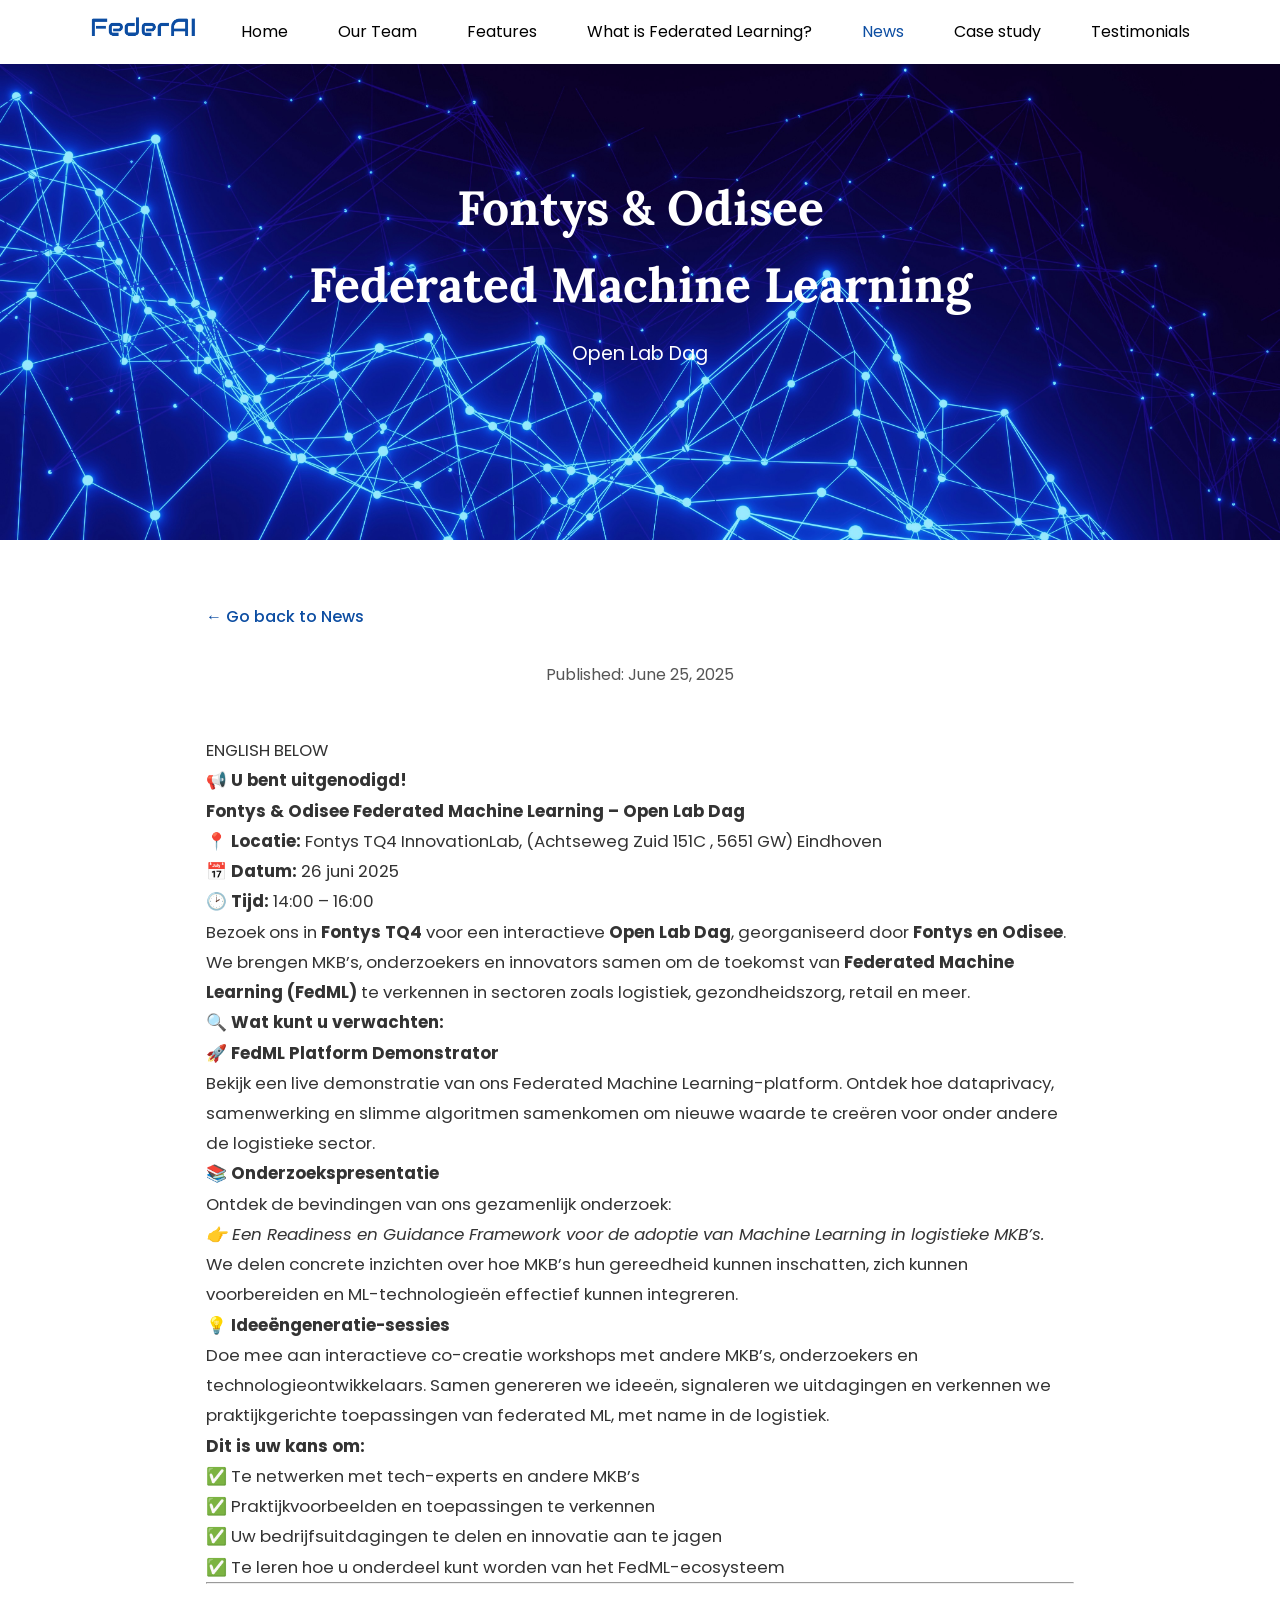
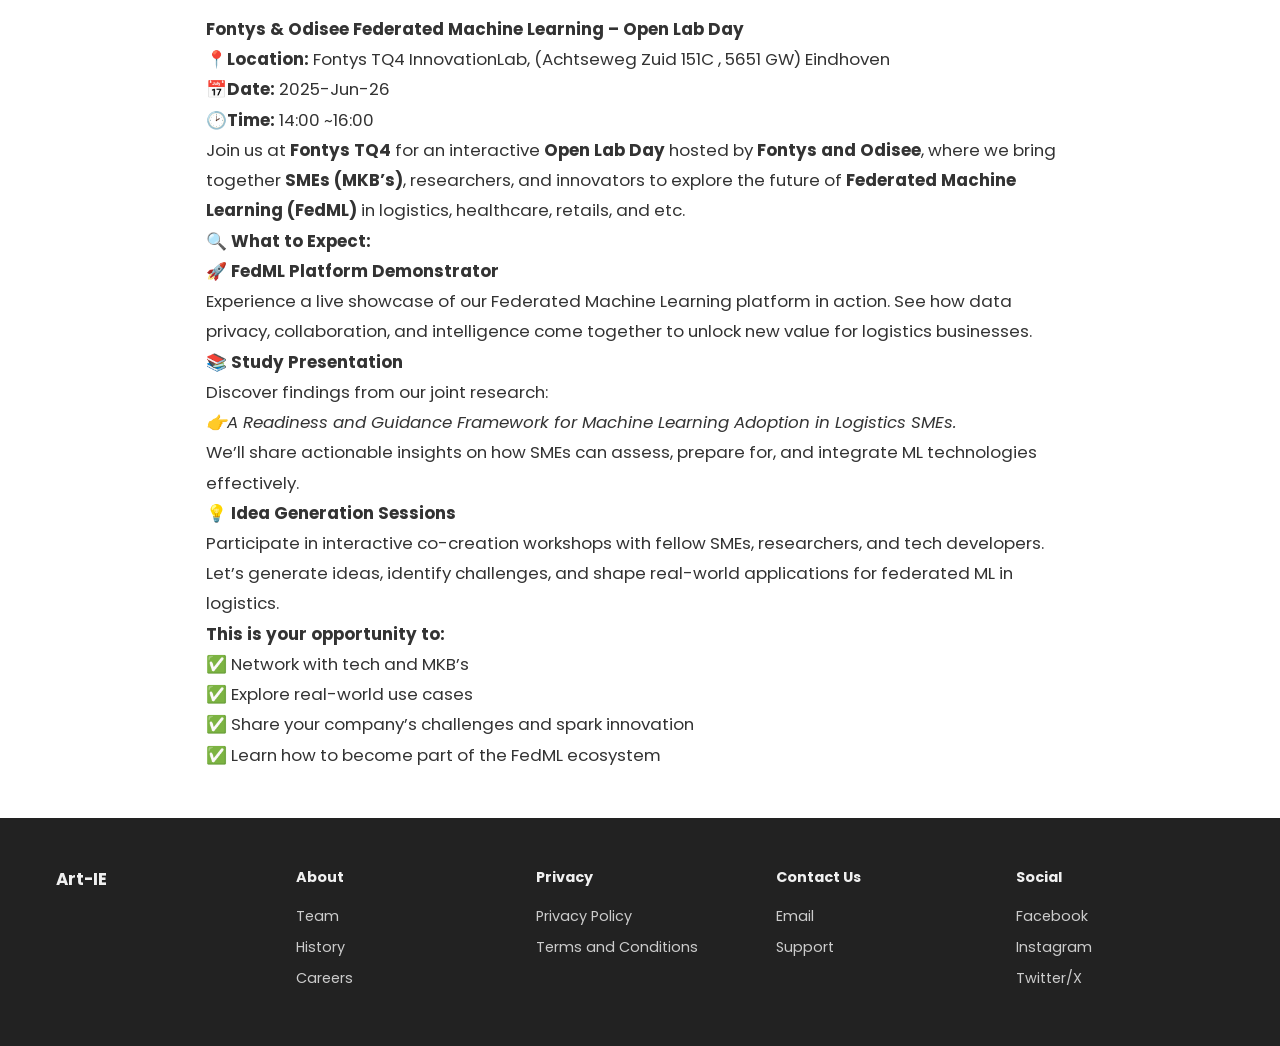
<file: event1.html>
<!DOCTYPE html>
<html lang="en">
<head>
  <meta charset="UTF-8">
  <meta name="viewport" content="width=device-width, initial-scale=1.0">
  <title>Case Study - AI for Healthcare</title>
  <link rel="stylesheet" href="style.css">
  <link href="https://fonts.googleapis.com/css2?family=Lora:ital,wght@0,400;0,700;1,400&family=Poppins:wght@300;400;500;600;700&display=swap" rel="stylesheet">
</head>
<body>
  <header>
    <nav class="navbar">
      <div class="nav-left">
        <img src="./media/artlogo.png" alt="Logo" class="logo">
      </div>
      <div class="nav-center">
        <ul class="nav-links">
          <li><a href="index.html#intro-video" class="nav-link">Home</a></li>
          <li><a href="index.html#team" class="nav-link">Our Team</a></li>
          <li><a href="index.html#about" class="nav-link">Features</a></li>
          <li><a href="index.html#projects" class="nav-link">What is Federated Learning?</a></li>
          <li><a href="events.html" class="nav-link active">News</a></li>
          <li><a href="index.html#casestudy" class="nav-link">Case study</a></li>
          <li><a href="index.html#testimonials" class="nav-link">Testimonials</a></li>
        </ul>
      </div>
            <div class="nav-toggle" id="navToggle">
  <span></span>
  <span></span>
  <span></span>
</div>
    </nav>
  </header>

  <main>
    <section class="case-cover-ev1">
      <div class="case-cover-content">
        <h1>Fontys & Odisee <br>Federated Machine Learning</h1>
        <p>Open Lab Dag</p>
      </div>
    </section>

    <p class="case-meta">
<div class="go-back-wrapper">
  <a href="./events.html" class="go-back">← Go back to News</a>
</div>
<p class="case-date">Published: June 25, 2025</p>


    <section class="case-content">
      <p> ENGLISH BELOW
<br>        <strong>📢 U bent uitgenodigd!</strong> 
<br>  <b>Fontys & Odisee Federated Machine Learning – Open Lab Dag</b>
<br>  <b>📍 Locatie:</b> Fontys TQ4 InnovationLab, (Achtseweg Zuid 151C , 5651 GW) Eindhoven
<br>  <b>📅 Datum:</b> 26 juni 2025
<br>  <b>🕑 Tijd:</b> 14:00 – 16:00
<br>  Bezoek ons in <b>Fontys TQ4</b> voor een interactieve <b>Open Lab Dag</b>, georganiseerd door <b>Fontys en Odisee</b>. We brengen MKB’s, onderzoekers en innovators samen om de toekomst van <b>Federated Machine Learning (FedML)</b> te verkennen in sectoren zoals logistiek, gezondheidszorg, retail en meer.
<br>  🔍 <b>Wat kunt u verwachten:</b>
<br>  🚀 <b>FedML Platform Demonstrator</b>
<br>  Bekijk een live demonstratie van ons Federated Machine Learning-platform. Ontdek hoe dataprivacy, samenwerking en slimme algoritmen samenkomen om nieuwe waarde te creëren voor onder andere de logistieke sector.
<br>  📚 <b>Onderzoekspresentatie</b>
<br>  Ontdek de bevindingen van ons gezamenlijk onderzoek:
<br>  <i>👉 Een Readiness en Guidance Framework voor de adoptie van Machine Learning in logistieke MKB’s.</i>
<br>  We delen concrete inzichten over hoe MKB’s hun gereedheid kunnen inschatten, zich kunnen voorbereiden en ML-technologieën effectief kunnen integreren.
<br>  💡 <b>Ideeëngeneratie-sessies</b>
<br>  Doe mee aan interactieve co-creatie workshops met andere MKB’s, onderzoekers en technologieontwikkelaars. Samen genereren we ideeën, signaleren we uitdagingen en verkennen we praktijkgerichte toepassingen van federated ML, met name in de logistiek.
<br>  <b>Dit is uw kans om:</b>
<br>  ✅ Te netwerken met tech-experts en andere MKB’s
<br>  ✅ Praktijkvoorbeelden en toepassingen te verkennen
<br>  ✅ Uw bedrijfsuitdagingen te delen en innovatie aan te jagen
<br>  ✅ Te leren hoe u onderdeel kunt worden van het FedML-ecosysteem</p>
<hr>
        <p>
<br> <b>Fontys & Odisee Federated Machine Learning – Open Lab Day</b>
<br> <b>📍Location:</b> Fontys TQ4 InnovationLab, (Achtseweg Zuid 151C , 5651 GW) Eindhoven
<br> <b>📅Date:</b> 2025-Jun-26
<br> <b>🕑Time:</b> 14:00 ~16:00
<br> Join us at <b>Fontys TQ4</b> for an interactive <b>Open Lab Day</b> hosted by <b>Fontys and Odisee</b>, where we bring together <b>SMEs (MKB’s)</b>, researchers, and innovators to explore the future of <b>Federated Machine Learning (FedML)</b> in logistics, healthcare, retails, and etc.
<br> <b>🔍 What to Expect:</b>
<br> <b>🚀 FedML Platform Demonstrator</b>
<br> Experience a live showcase of our Federated Machine Learning platform in action. See how data privacy, collaboration, and intelligence come together to unlock new value for logistics businesses.
<br> <b>📚 Study Presentation</b>
<br> Discover findings from our joint research:
<br> <i>👉A Readiness and Guidance Framework for Machine Learning Adoption in Logistics SMEs.</i>
<br> We’ll share actionable insights on how SMEs can assess, prepare for, and integrate ML technologies effectively.
<br> <b>💡 Idea Generation Sessions</b>
<br> Participate in interactive co-creation workshops with fellow SMEs, researchers, and tech developers. Let’s generate ideas, identify challenges, and shape real-world applications for federated ML in logistics.
<br> <b>This is your opportunity to:</b>
<br> ✅ Network with tech and MKB’s
<br> ✅ Explore real-world use cases
<br> ✅ Share your company’s challenges and spark innovation
<br> ✅ Learn how to become part of the FedML ecosystem  
        </p>
    </section>

    <!-- <a href="./document/Poster-Group-01.pdf" class="pdf-button" target="_blank">View Full Case Study (PDF)</a> -->
  </main>

  <footer class="footer">
    <div class="footer-container">
      <div class="footer-column">
        <h3>Art-IE</h3>
      </div>
      <div class="footer-column">
        <h4>About</h4>
        <ul>
          <li><a href="#">Team</a></li>
          <li><a href="#">History</a></li>
          <li><a href="#">Careers</a></li>
        </ul>
      </div>
      <div class="footer-column">
        <h4>Privacy</h4>
        <ul>
          <li><a href="#">Privacy Policy</a></li>
          <li><a href="#">Terms and Conditions</a></li>
        </ul>
      </div>
      <div class="footer-column">
        <h4>Contact Us</h4>
        <ul>
          <li><a href="#">Email</a></li>
          <li><a href="#">Support</a></li>
        </ul>
      </div>
      <div class="footer-column">
        <h4>Social</h4>
        <ul>
          <li><a href="#">Facebook</a></li>
          <li><a href="#">Instagram</a></li>
          <li><a href="#">Twitter/X</a></li>
        </ul>
      </div>
    </div>
  </footer>
</body>
</html>
</file>
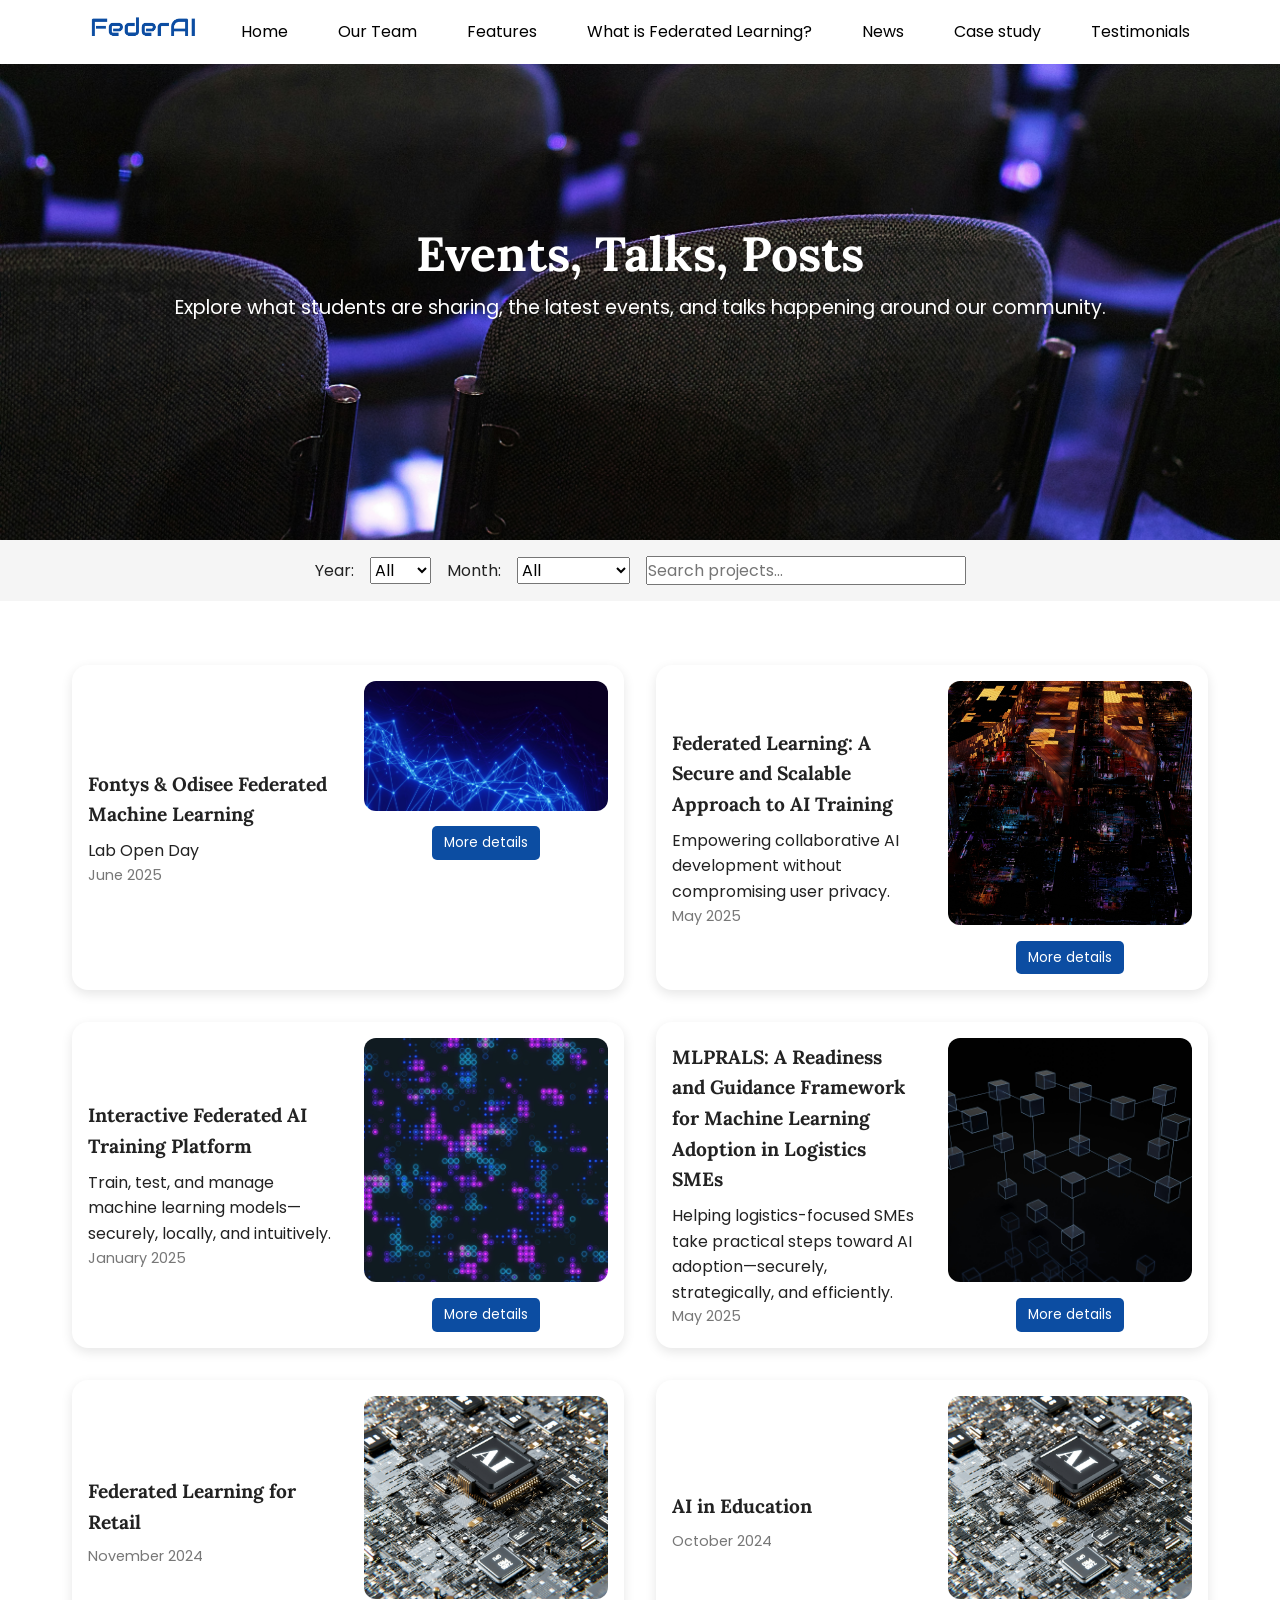
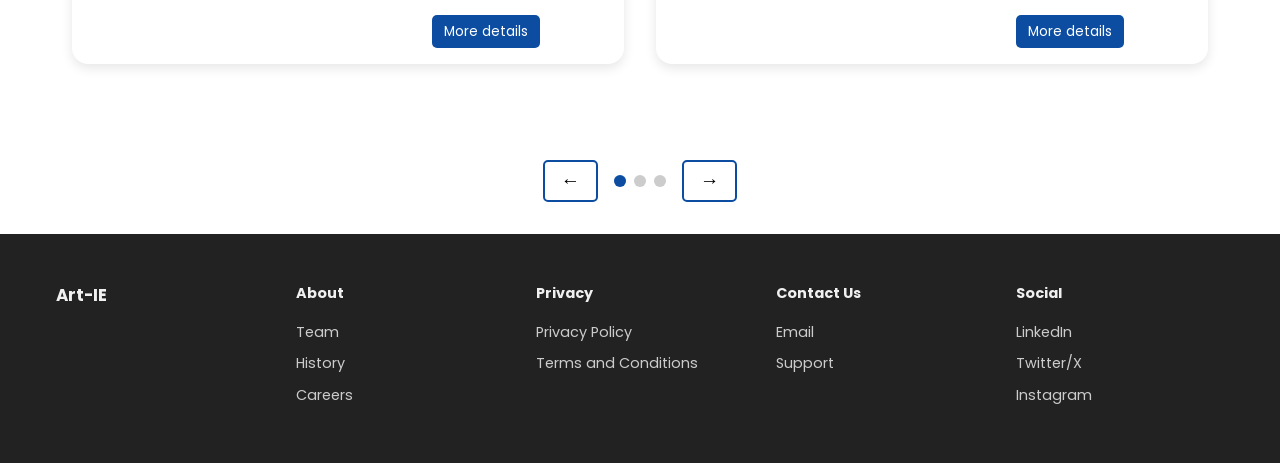
<file: events.html>
<!DOCTYPE html>
<html lang="en">
<head>
  <meta charset="UTF-8" />
  <meta name="viewport" content="width=device-width, initial-scale=1.0" />
  <title>Case Studies</title>
  <link rel="stylesheet" href="style.css" />
  <link href="https://fonts.googleapis.com/css2?family=Lora:ital,wght@0,400;0,700;1,400&family=Poppins:wght@300;400;500;600;700&display=swap" rel="stylesheet">
</head>
<body>
  <!-- Navbar -->
  <header>
    <nav class="navbar">
      <div class="nav-left">
        <img src="./media/artlogo.png" alt="Logo" class="logo" />
      </div>
      <div class="nav-center">
        <ul class="nav-links">
          <li><a href="index.html#intro-video" class="nav-link">Home</a></li>
          <li><a href="index.html#team" class="nav-link">Our Team</a></li>
          <li><a href="index.html#about" class="nav-link">Features</a></li>
          <li><a href="index.html#projects" class="nav-link">What is Federated Learning?</a></li>
          <li><a href="index.html#posts" class="nav-link">News</a></li>
          <li><a href="index.html#student-posts" class="nav-link active">Case study</a></li>
          <li><a href="index.html#testimonials" class="nav-link">Testimonials</a></li>
        </ul>
      </div>
            <div class="nav-toggle" id="navToggle">
  <span></span>
  <span></span>
  <span></span>
</div>
    </nav>
  </header>

  <main>
    <!-- Cover Section -->
    <section class="case-cover-ev">
      <div class="cover-content">
        <h1>Events, Talks, Posts</h1>
        <p>Explore what students are sharing, the latest events, and talks happening around our community.</p>
      </div>
    </section>

    <!-- Filter Bar -->
    <section class="case-filter-bar">
      <label for="year">Year:</label>
      <select id="year">
        <option>All</option>
        <option>2025</option>
        <option>2024</option>
      </select>

      <label for="month">Month:</label>
      <select id="month">
        <option>All</option>
        <option>January</option>
        <option>February</option>
        <option>March</option>
        <option>April</option>
        <option>May</option>
        <option>June</option>
        <option>July</option>
        <option>August</option>
        <option>September</option>
        <option>October</option>
        <option>November</option>
        <option>December</option>
        <!-- Add more months -->
      </select>

      <input type="text" id="search" placeholder="Search projects..." />
    </section>

    <!-- Projects Grid -->
    <section class="case-section">
      <div class="case-grid">
        <!-- 12 cards -->
        <!-- Example card -->
        <div class="case-card">
          <div class="card-text">
            <h3>Fontys & Odisee Federated Machine Learning</h3>
            <p>Lab Open Day</p>
            <p class="pub-date">June 2025</p>
          </div>
          <div class="card-image">
            <img src="./media/events/event1.jpg" alt="Case Image">
            <a href="./event1.html" class="see-more-small">More details</a>
          </div>
        </div>
        <div class="case-card">
          <div class="card-text">
            <h3>Federated Learning: A Secure and Scalable Approach to AI Training</h3>
            <p>Empowering collaborative AI development without compromising user privacy.</p>
            <p class="pub-date">May 2025</p>
          </div>
          <div class="card-image">
            <img src="./media/casestudy/gr2-cover.jpg" alt="Case Image">
            <a href="./case2.html" class="see-more-small">More details</a>
          </div>
        </div>
        <div class="case-card">
          <div class="card-text">
            <h3>Interactive Federated AI Training Platform</h3>
            <p>Train, test, and manage machine learning models—securely, locally, and intuitively.</p>
            <p class="pub-date">January 2025</p>
          </div>
          <div class="card-image">
            <img src="./media/casestudy/gr3-cover.jpg" alt="Case Image">
            <a href="case3.html" class="see-more-small">More details</a>
          </div>
        </div>

        <div class="case-card">
          <div class="card-text">
            <h3>MLPRALS: A Readiness and Guidance Framework for Machine Learning Adoption in Logistics SMEs</h3>
            <p>Helping logistics-focused SMEs take practical steps toward AI adoption—securely, strategically, and efficiently.</p>
            <p class="pub-date">May 2025</p>
          </div>
          <div class="card-image">
            <img src="./media/casestudy/gr4-cover.jpg" alt="Case Image">
            <a href="case4.html" class="see-more-small">More details</a>
          </div>
        </div>

        <div class="case-card">
          <div class="card-text">
            <h3>Federated Learning for Retail</h3>
            <p class="pub-date">November 2024</p>
          </div>
          <div class="card-image">
            <img src="./media/sample2.jpg" alt="Case Image">
            <a href="#" class="see-more-small">More details</a>
          </div>
        </div>

        <div class="case-card">
          <div class="card-text">
            <h3>AI in Education</h3>
            <p class="pub-date"> October 2024</p>
            </div>
            <div class="card-image">
            <img src="./media/sample2.jpg" alt="Case Image">
            <a href="#" class="see-more-small">More details</a>
            </div>
        </div>
        <div class="case-card">
          <div class="card-text">
            <h3>Federated Learning in Telecommunications</h3>
            <p class="pub-date">September 2024</p>
          </div>
          <div class="card-image">
            <img src="./media/sample2.jpg" alt="Case Image">
            <a href="#" class="see-more-small">More details</a>
          </div>
        </div>
        <div class="case-card">
          <div class="card-text">
            <h3>AI for Climate Change</h3>
            <p class="pub-date">August 2024</p>
          </div>
          <div class="card-image">
            <img src="./media/sample2.jpg" alt="Case Image">
            <a href="#" class="see-more-small">See More</a>
          </div>
        </div>
        <div class="case-card">
          <div class="card-text">
            <h3>Federated Learning in Cybersecurity</h3>
            <p class="pub-date">
            July 2024</p>
            </div>
            <div class="card-image">
            <img src="./media/sample2.jpg" alt="Case Image">
            <a href="#" class="see-more-small">See More</a>
            </div>

        </div>
        <div class="case-card">
          <div class="card-text">
            <h3>AI in Supply Chain Management</h3>
            <p class="pub-date">June 2024</p>
          </div>
          <div class="card-image">
            <img src="./media/sample2.jpg" alt="Case Image">
            <a href="#" class="see-more-small">See More</a>
          </div>
        </div>
        <div class="case-card">
          <div class="card-text">
            <h3>Federated Learning for Smart Homes</h3>
            <p class="pub-date">
            May 2024</p>
            </div>  
            <div class="card-image">
            <img src="./media/sample2.jpg" alt="Case Image">
            <a href="#" class="see-more-small">See More</a>
            </div>
        </div>
                <div class="case-card">
          <div class="card-text">
            <h3>Federated Learning in Telecommunications</h3>
            <p class="pub-date">September 2024</p>
          </div>
          <div class="card-image">
            <img src="./media/sample2.jpg" alt="Case Image">
            <a href="#" class="see-more-small">See More</a>
          </div>
        </div>
        <div class="case-card">
          <div class="card-text">
            <h3>AI for Climate Change</h3>
            <p class="pub-date">August 2024</p>
          </div>
          <div class="card-image">
            <img src="./media/sample2.jpg" alt="Case Image">
            <a href="#" class="see-more-small">See More</a>
          </div>
        </div>
        <div class="case-card">
          <div class="card-text">
            <h3>Federated Learning in Cybersecurity</h3>
            <p class="pub-date">
            July 2024</p>
            </div>
            <div class="card-image">
            <img src="./media/sample2.jpg" alt="Case Image">
            <a href="#" class="see-more-small">See More</a>
            </div>

        </div>
        <div class="case-card">
          <div class="card-text">
            <h3>AI in Supply Chain Management</h3>
            <p class="pub-date">June 2024</p>
          </div>
          <div class="card-image">
            <img src="./media/sample2.jpg" alt="Case Image">
            <a href="#" class="see-more-small">See More</a>
          </div>
        </div>
        <div class="case-card">
          <div class="card-text">
            <h3>Federated Learning for Smart Homes</h3>
            <p class="pub-date">
            May 2024</p>
            </div>  
            <div class="card-image">
            <img src="./media/sample2.jpg" alt="Case Image">
            <a href="#" class="see-more-small">See More</a>
            </div>
        </div>

          
        
        <!-- Duplicate above div 11 more times with different content/image if needed -->
      </div>
    </section>

    <!-- Pagination Bar -->
    <section class="pagination-bar">
      <button class="arrow-btn">&#8592;</button>
      <div class="dots">
        <span class="dot active"></span>
        <span class="dot"></span>
        <span class="dot"></span>
        <span class="dot"></span>
        <span class="dot"></span>
      </div>
      <button class="arrow-btn">&#8594;</button>
    </section>
  </main>

  <!-- Footer -->
  <footer class="footer">
    <div class="footer-container">
      <div class="footer-column">
        <h3>Art-IE</h3>
      </div>
      <div class="footer-column">
        <h4>About</h4>
        <ul>
          <li><a href="#">Team</a></li>
          <li><a href="#">History</a></li>
          <li><a href="#">Careers</a></li>
        </ul>
      </div>
      <div class="footer-column">
        <h4>Privacy</h4>
        <ul>
          <li><a href="#">Privacy Policy</a></li>
          <li><a href="#">Terms and Conditions</a></li>
        </ul>
      </div>
      <div class="footer-column">
        <h4>Contact Us</h4>
        <ul>
          <li><a href="#">Email</a></li>
          <li><a href="#">Support</a></li>
        </ul>
      </div>
      <div class="footer-column">
        <h4>Social</h4>
        <ul>
          <li><a href="#">LinkedIn</a></li>
          <li><a href="#">Twitter/X</a></li>
          <li><a href="#">Instagram</a></li>
        </ul>
      </div>
    </div>
  </footer>

  <script src="script.js"></script>

</body>
</html>
</file>
<file: style.css>
* {
  margin: 0;
  padding: 0;
  box-sizing: border-box;
  scroll-behavior: smooth;
}

body {
  font-family: 'Poppins', sans-serif;
  line-height: 1.6;
  color: #222;
}

.navbar {
  display: flex;
  justify-content: space-between;
  align-items: center;
  padding: 0.5rem 5rem;
  position: fixed;
  top: 0;
  width: 100%;
  z-index: 2000;
  transition: background-color 0.3s ease, color 0.3s ease;
  background-color: white;
  color: black;
}

.navbar.scrolled {
  background-color: #0c4da2; /* Dark blue */
}

.navbar.scrolled a,
.navbar.scrolled .contact-button {
  color: white;
}

.navbar.scrolled .contact-button {
  background-color: #ffffff;
  color: #0c4da2;
  border: solid 2px;
  border-color: #0c4da2;
}

.navbar.scrolled .contact-button:hover {
  background-color: #0c4da2;
  color: white;
  border: solid 2px;
  border-color: white;
}

.nav-left .logo {
  height: 40px;
}

.nav-center .nav-links {
  display: flex;
  list-style: none;
  gap: 30px;
}

.nav-center .nav-links li {
  margin: 0;
}

.navbar a {
  color: black;
  text-decoration: none;
  font-weight: bold;
  padding: 5px 10px;
  font-weight: 400;
}

.navbar a.active,
.navbar a:hover {
  background-color: white;
  border-radius: 5px;
  color: #0c4da2;
}

.section {
  min-height: auto; /* was height: 100vh; */
  padding: 2rem;
  display: flex;
  justify-content: center;
  align-items: center;
  font-size: 2rem;
  color: white;
}


#home {
  background-color: white;
  color: black;
}
#about {
  background-color: #f5f5f5;
}
#projects {
  background-color: white;
  color: black;
}
#contact {
  background-color: whitesmoke;
}

.footer {
  background-color: #222;
  color: #fff;
  padding: 2rem 1rem;
  font-size: 0.9rem;
}

.footer-container {
  display: flex;
  flex-wrap: wrap;
  justify-content: space-around;
  max-width: 1200px;
  margin: 0 auto;
}

.footer-column {
  flex: 1 1 150px;
  margin: 1rem;
}

.footer h3,
.footer h4 {
  margin-bottom: 1rem;
  color: #f0f0f0;
}

.footer ul {
  list-style: none;
  padding: 0;
}

.footer ul li {
  margin-bottom: 0.5rem;
}

.footer a {
  color: #ccc;
  text-decoration: none;
  transition: color 0.3s ease;
}

.footer a:hover {
  color: #fff;
}

/* Video session */

.video-section {
  position: relative;
  width: 100%;
  height: 88vh;
  overflow: hidden;
}

.bg-video {
  position: absolute;
  top: 0;
  left: 0;
  width: 100%;
  height: 110vh;
  object-fit: cover;
  z-index: 0;
}

.video-overlay {
  position: relative;
  z-index: 1;
  height: 100%;
  display: grid;
  justify-content: left;
  align-items: center;
  text-align: left;
  padding: 2rem;
  color: white;
  background: rgba(0, 0, 0, 0.4);
}

.intro-line {
display: grid;
margin-left: 20rem;
row-gap: 5rem;
}

.subtitle {
  font-size: 1.5rem;
  margin-top: 1rem;
}

.video-buttons {
  display: flex;
  gap: 1rem;
  flex-wrap: wrap;
}

.video-button {
  padding: 10px 20px;
  background-color: #0c4da2;
  color: white;
  text-decoration: none;
  border-radius: 5px;
  font-weight: bold;
  transition: background-color 0.3s ease;
}

.video-button:hover {
  background-color: #0056b3;
}


@keyframes typing {
  from {
    width: 0;
  }
  to {
    width: 100%;
  }
}

@keyframes blink {
  0%, 100% {
    border-color: transparent;
  }
  50% {
    border-color: white;
  }
}

.static-logo {
  flex-shrink: 0;
}

.static-logo img {
  height: 50px;
  object-fit: contain;
}


.funding-section {
  display: flex;
  align-items: center;
  gap: 2rem;
  width: 100%;
  max-width: 1000px;
  justify-content: center;
}

.logo-marquee {
  overflow: hidden;
  width: 100vh;
  position: relative;
}

.logo-track {
  display: flex;
  gap: 2rem;
  animation: scroll-logos 20s linear infinite;
}

.logo-track img {
  height: 45px;
  object-fit: contain;
}

@keyframes scroll-logos {
  0% {
    transform: translateX(100%);
  }
  100% {
    transform: translateX(-100%);
  }
}


/* Home Session */

.home-section {
  display: flex;
  flex-direction: column;
  align-items: center;
  padding: .55rem;
  background-color: white;
  color: black;
}



/* About Section */
.about-section {
  background-color: #f5f5f5;
  color: #222;
  text-align: center;
  padding: 4rem 2rem;
  display: grid;
}

.about-section .headline {
  font-size: 1.2rem;
  color: #555;
  margin-bottom: 1rem;
  font-weight: bold;
}

.about-title {
  font-size: 2rem;
  margin-bottom: 1.5rem;
  font-weight: bold;
}

.about-description {
  max-width: 800px;
  margin: 2rem auto 3rem auto;
  padding: 2rem 2rem;
  background-color: #ffffff;
  border-left: 5px solid #0c4da2;
  border-radius: 8px;
  box-shadow: 0 8px 24px rgba(0, 0, 0, 0.05);
  font-family: 'Lora', serif; /* elegant font */
  font-size: 1.1rem;
  line-height: 1.8;
  color: #444;
  text-align: left;
}

.about-description p {
  margin-bottom: 1.2rem;
}

.about-description p:last-child {
  margin-bottom: 0;
}


.reason-grid {
  display: grid;
  grid-template-columns: repeat(3, 1fr);
  gap: 1rem;
  margin-top: 2.5rem;
  max-width: 1000px;
  margin-left: auto;
  margin-right: auto;
}

.reason-box {
  background: white;
  border-radius: 12px;
  padding: 1.5rem;
  box-shadow: 0 2px 8px rgba(0, 0, 0, 0.1);
  transition: transform 0.3s ease, box-shadow 0.3s ease;
  font-weight: bold;
}

.reason-box:hover {
  transform: translateY(-10px) scale(1.05);
  box-shadow: 0 12px 24px rgba(0, 0, 0, 0.2);
}

.enhanced-reason-grid {
  display: grid;
  grid-template-columns: repeat(auto-fit, minmax(220px, 1fr));
  gap: 1.5rem;
  margin-top: 2.5rem;
  max-width: 1100px;
  margin-left: auto;
  margin-right: auto;
}

.enhanced-reason-box {
  display: flex;
  flex-direction: column;
  align-items: center;
  background: white;
  border-radius: 16px;
  padding: 2rem 1.5rem;
  box-shadow: 0 6px 20px rgba(0, 0, 0, 0.08);
  transition: transform 0.3s ease, box-shadow 0.3s ease, background-color 0.3s ease;
}

.enhanced-reason-box:hover {
  transform: translateY(-10px) scale(1.05);
  box-shadow: 0 16px 32px rgba(0, 0, 0, 0.15);
}

.reason-icon {
  font-size: 2rem;
  margin-bottom: 0.75rem;
}

.reason-text {
  font-size: 1.05rem;
  font-weight: 600;
  color: #333;
  text-align: center;
  line-height: 1.4;
}


.projects-section {
  background-color: white;
  color: black;
  text-align: center;
  padding: 4rem 2rem;
}

.project-title {
  font-size: 2rem;
  margin-bottom: 2rem;
  font-weight: bold;
}

.project-video video {
  max-width: 100%;
  border-radius: 12px;
  box-shadow: 0 4px 16px rgba(0,0,0,0.2);
}



.testimonials-section {
  background-color: white;
  color: #333;
  padding: 4rem 2rem;
}

.testimonials-container {
  display: flex;
  flex-wrap: wrap;
  max-width: 1200px;
  margin: 0 auto;
  gap: 2rem;
}

.testimonials-left {
  flex: 1 1 35%;
}

.testimonials-left h1 {
  font-family: 'Lora', serif;
  font-size: 2rem;
  margin-bottom: 1rem;
}

.testimonials-left p {
  font-family: 'Poppins', sans-serif;
  font-size: 1rem;
  line-height: 1.6;
}

.testimonials-right {
  flex: 1 1 60%;
  display: flex;
  gap: 2rem;
  overflow: hidden;
  position: relative;
}

.carousel-column {
  display: flex;
  flex-direction: column;
  gap: 1rem;
}

.testimonial-card {
  background: white;
  padding: 1rem;
  border-radius: 10px;
  box-shadow: 0 4px 12px rgba(0,0,0,0.1);
  font-family: 'Poppins', sans-serif;
  font-size: 0.95rem;
  min-width: 250px;
  text-align: center;
}

/* Animations */
.carousel-column.up {
  animation: moveUp 20s linear infinite;
}

.carousel-column.down {
  animation: moveDown 20s linear infinite;
}

@keyframes moveUp {
  0% { transform: translateY(0%); }
  100% { transform: translateY(-50%); }
}

@keyframes moveDown {
  0% { transform: translateY(0%); }
  100% { transform: translateY(50%); }
}




.posts-section {
  background-color: #ffffff;
  color: #333;
  padding: 4rem 2rem;
  max-width: 1200px;
  margin: 0 auto;
  display:block;
}

.posts-header {
  text-align: center;
  margin-bottom: 3rem;
}

.posts-header h2 {
  font-family: 'Lora', serif;
  font-size: 2rem;
  margin-bottom: 1rem;
}

.posts-header p {
  font-family: 'Poppins', sans-serif;
  font-size: 1rem;
  max-width: 700px;
  margin: 0 auto;
}

.highlights-title {
  font-family: 'Lora', serif;
  font-size: 1.8rem;
  margin-bottom: 2rem;
  text-align: left;
}

.highlight-carousel {
  display: flex;
  align-items: center;
  gap: 2rem;
  margin-bottom: 2rem;
  overflow: hidden;
  padding: 1.5rem;
  border-radius: 16px; /* round corners */
  background-color: #f5f5f5; /* soft background */
  box-shadow: 0 4px 12px rgba(0,0,0,0.1); /* subtle shadow */
  transition: transform 0.3s ease, box-shadow 0.3s ease;
}

.highlight-carousel:hover {
  transform: translateY(-5px);
  box-shadow: 0 8px 20px rgba(0,0,0,0.15);
}


.highlight-carousel.second-layout {
  flex-direction: row-reverse;
}

.highlight-text {
  flex: 1;
}

.highlight-text h3 {
  font-family: 'Lora', serif;
  font-size: 1.5rem;
  margin-bottom: 0.5rem;
}

.highlight-text p {
  font-family: 'Poppins', sans-serif;
  font-size: 1rem;
  line-height: 1.6;
}

.highlight-image {
  flex: 1;
}

.highlight-image img {
  width: 100%;
  border-radius: 12px;
  box-shadow: 0 4px 12px rgba(0,0,0,0.1);
}

.see-more-container {
  text-align: center;
  margin-top: 2rem;
}

.see-more-button {
  display: inline-block;
  padding: 5px 10px;
  background-color: #0c4da2;
  color: white;
  text-decoration: none;
  font-family: 'Poppins', sans-serif;
  border-radius: 5px;
  transition: background-color 0.3s ease;
  font-size: 1rem;
}

.see-more-button:hover {
  background-color: #0056b3;
}




.student-posts-section {
  background-color: white;
  color: #333;
  padding: 4rem 2rem;
  max-width: 1200px;
  margin: 0 auto;
  display: block;
}

.student-posts-title {
  font-family: 'Lora', serif;
  font-size: 2rem;
  text-align: center;
  margin-bottom: 3rem;
}

.student-posts-grid {
  display: grid;
  grid-template-columns: repeat(auto-fit, minmax(400px, 1fr));
  gap: 2rem;
}

.student-post-card {
  display: flex;
  background: white;
  border-radius: 16px;
  box-shadow: 0 4px 12px rgba(0,0,0,0.1);
  overflow: hidden;
  transition: transform 0.3s ease, box-shadow 0.3s ease;
}

.student-post-card:hover {
  transform: translateY(-5px);
  box-shadow: 0 8px 20px rgba(0,0,0,0.15);
}

.card-text {
  flex: 1;
  padding: 1rem;
  display: flex;
  flex-direction: column;
  justify-content: center;
}

.card-text h3 {
  font-family: 'Lora', serif;
  font-size: 1.2rem;
  margin-bottom: 0.5rem;
}

.card-text p {
      font-family: 'Poppins', sans-serif;
      font-size: 1rem;
}

.pub-date {
  font-family: 'Poppins', sans-serif;
  font-size: 0.9rem;
  color: #777;
}

.card-image {
  flex: 1;
  text-align: center;
  padding: 1rem;
}

.card-image img {
  max-width: 100%;
  border-radius: 12px;
  margin-bottom: 0.5rem;
}

.see-more-small {
  display: inline-block;
  padding: 6px 12px;
  background-color: #0c4da2;
  color: white;
  font-family: 'Poppins', sans-serif;
  font-size: 0.85rem;
  border-radius: 5px;
  text-decoration: none;
  transition: background-color 0.3s ease;
}

.see-more-small:hover {
  background-color: #0056b3;
}




/* Team Section */
.team-section {
  background-color: #ffffff;
  color: #333;
  padding: 4rem 2rem;
  max-width: 1480px;
  margin: 0 auto;
  text-align: center;
  display: block;
}

.team-title {
  font-family: 'Lora', serif;
  font-size: 2rem;
  margin-bottom: 0.5rem;
}

.team-subtitle {
  font-family: 'Poppins', sans-serif;
  font-size: 1rem;
  color: #555;
  margin-bottom: 3rem;
}

.team-grid {
  display: grid;
  grid-template-columns: repeat(8, 1fr); /* Force 7 columns */
  gap: 1.2rem;
}

.team-card {
  background: white;
  border-radius: 12px;
  box-shadow: 0 4px 12px rgba(0, 0, 0, 0.1);
  padding: 1rem;
  transition: transform 0.3s ease, box-shadow 0.3s ease;
}

.team-card:hover {
  transform: translateY(-5px);
  box-shadow: 0 8px 20px rgba(0, 0, 0, 0.15);
}

.team-photo {
  width: 130px;
  height: 130px;
  border-radius: 10%;
  object-fit: cover;
  margin-bottom: 0.75rem;
}

.team-name {
  font-family: 'Lora', serif;
  font-size: 1rem;
  margin-bottom: 0.25rem;
}

.team-role {
  font-family: 'Poppins', sans-serif;
  font-size: 0.9rem;
  color: #777;
}

/* Responsive fallback if screen is too small */
@media (max-width: 1200px) {
  .team-grid {
    grid-template-columns: repeat(auto-fit, minmax(140px, 1fr));
  }
}

/* Custom scroll animations */
.fade-up {
  opacity: 0;
  transform: translateY(50px);
  transition: all 0.8s ease-out;
}
.fade-up.show {
  opacity: 1;
  transform: translateY(0);
}
.slide-left {
  opacity: 0;
  transform: translateX(-50px);
  transition: all 0.8s ease-out;
}
.slide-left.show {
  opacity: 1;
  transform: translateX(0);
}
.slide-right {
  opacity: 0;
  transform: translateX(50px);
  transition: all 0.8s ease-out;
}
.slide-right.show {
  opacity: 1;
  transform: translateX(0);
}






/* Case Study Section */

    .case-cover {
      background: url('./media/sample2.jpg') center/cover no-repeat;
      height: 60vh;
      display: flex;
      align-items: center;
      justify-content: center;
      text-align: center;
      color: white;
      position: relative;
    }
    .case-cover::before {
      content: '';
      position: absolute;
      top: 0; left: 0; right: 0; bottom: 0;
      background: rgba(0, 0, 0, 0.5);
    }
    .cover-content {
      position: relative;
      z-index: 1;
    }
    .cover-content h1 {
      font-size: 3rem;
      font-family: 'Lora', serif;
    }
    .cover-content p {
      font-size: 1.2rem;
      font-family: 'Poppins', sans-serif;
    }
    .case-filter-bar {
      background: #f5f5f5;
      padding: 1rem 2rem;
      display: flex;
      flex-wrap: wrap;
      gap: 1rem;
      justify-content: center;
      align-items: center;
    }
    .case-filter-bar label,
    .case-filter-bar select,
    .case-filter-bar input {
      font-family: 'Poppins', sans-serif;
      font-size: 1rem;
    }
    .case-section {
      background-color: white;
      padding: 4rem 2rem;
      max-width: 1200px;
      margin: 0 auto;
      display: block;
    }
    .case-grid {
      display: grid;
      grid-template-columns: repeat(auto-fit, minmax(400px, 1fr));
      gap: 2rem;
    }
    .case-card {
      display: flex;
      background: white;
      border-radius: 16px;
      box-shadow: 0 4px 12px rgba(0,0,0,0.1);
      overflow: hidden;
      transition: transform 0.3s ease, box-shadow 0.3s ease;
    }
    .case-card:hover {
      transform: translateY(-5px);
      box-shadow: 0 8px 20px rgba(0,0,0,0.15);
    }
    .case-card .card-text {
      flex: 1;
      padding: 1rem;
      display: flex;
      flex-direction: column;
      justify-content: center;
    }
    .case-card .card-text h3 {
      font-family: 'Lora', serif;
      font-size: 1.2rem;
      margin-bottom: 0.5rem;
    }
    .case-card .pub-date {
      font-family: 'Poppins', sans-serif;
      font-size: 0.9rem;
      color: #777;
    }
    .case-card .card-image {
      flex: 1;
      text-align: center;
      padding: 1rem;
    }
    .case-card .card-image img {
      max-width: 100%;
      border-radius: 12px;
      margin-bottom: 0.5rem;
    }
    .pagination-bar {
      text-align: center;
      margin: 2rem 0;
      display: flex;
      justify-content: center;
      align-items: center;
      gap: 1rem;
    }
    .arrow-btn {
      background: none;
      border: 2px solid #0c4da2;
      padding: 0.5rem 1rem;
      border-radius: 5px;
      cursor: pointer;
      font-size: 1.2rem;
      transition: background 0.3s;
    }
    .arrow-btn:hover {
      background: #0c4da2;
      color: white;
    }
    .dots {
      display: flex;
      gap: 0.5rem;
    }
    .dot {
      width: 12px;
      height: 12px;
      background: #ccc;
      border-radius: 50%;
      cursor: pointer;
      transition: background 0.3s;
    }
    .dot:hover,
    .dot.active {
      background: #0c4da2;
    }





/* CaseStudypost Section */

    .case-cover {
      background: url('./media/sample2.jpg') center/cover no-repeat;
      height: 60vh;
      position: relative;
      display: flex;
      align-items: center;
      justify-content: center;
      text-align: center;
      color: white;
    }

      .case-cover1 {
      background: url('./media/casestudy/gr1-cover.jpg') center/cover no-repeat;
      height: 60vh;
      position: relative;
      display: flex;
      align-items: center;
      justify-content: center;
      text-align: center;
      color: white;
    }

          .case-cover2 {
      background: url('./media/casestudy/gr2-cover.jpg') center/cover no-repeat;
      height: 60vh;
      position: relative;
      display: flex;
      align-items: center;
      justify-content: center;
      text-align: center;
      color: white;
    }

              .case-cover3 {
      background: url('./media/casestudy/gr3-cover.jpg') center/cover no-repeat;
      height: 60vh;
      position: relative;
      display: flex;
      align-items: center;
      justify-content: center;
      text-align: center;
      color: white;
    }

                  .case-cover4 {
      background: url('./media/casestudy/gr4-cover.jpg') center/cover no-repeat;
      height: 60vh;
      position: relative;
      display: flex;
      align-items: center;
      justify-content: center;
      text-align: center;
      color: white;
    }



    .case-cover-ev {
      background: url('./media/events/event-cover.jpg') center/cover no-repeat;
      height: 60vh;
      position: relative;
      display: flex;
      align-items: center;
      justify-content: center;
      text-align: center;
      color: white;
    }

    .case-cover-ev1 {
      background: url('./media/events/event1.jpg') center/cover no-repeat;
      height: 60vh;
      position: relative;
      display: flex;
      align-items: center;
      justify-content: center;
      text-align: center;
      color: white;
    }



    .case-cover::before {
      content: '';
      position: absolute;
      inset: 0;
      background-color: rgba(0, 0, 0, 0.55);
    }
    .case-cover-content {
      position: relative;
      z-index: 1;
      max-width: 800px;
      padding: 2rem;
    }
    .case-cover-content h1 {
      font-size: 2rem;
      font-family: 'Lora', serif;
      margin-bottom: 1rem;
    }
    .case-cover-content p {
      font-size: 1.2rem;
      font-family: 'Poppins', sans-serif;
    }
    .case-date {
      text-align: center;
      font-family: 'Poppins', sans-serif;
      color: #555;
      margin-top: 2rem;
    }
    .case-content {
      max-width: 900px;
      margin: 3rem auto;
      padding: 0 1rem;
      font-family: 'Poppins', sans-serif;
      font-size: 1.05rem;
      line-height: 1.8;
      color: #333;
    }
    .case-content img {
      width: 100%;
      border-radius: 12px;
      margin: 2rem 0;
      box-shadow: 0 4px 16px rgba(0, 0, 0, 0.15);
    }
    .pdf-button {
      display: block;
      margin: 3rem auto;
      background-color: #0c4da2;
      color: white;
      text-decoration: none;
      padding: 0.75rem 1.5rem;
      font-size: 1rem;
      font-weight: 600;
      border-radius: 8px;
      text-align: center;
      transition: background-color 0.3s ease;
      font-family: 'Poppins', sans-serif;
      max-width: fit-content;
    }
    .pdf-button:hover {
      background-color: #063373;
    }

    .case-meta {
  display: flex;
  justify-content: center;
  align-items: center;
  gap: 2rem;
  margin-top: 2rem;
  font-family: 'Poppins', sans-serif;
  font-size: 0.95rem;
  color: #555;
  flex-wrap: wrap;
}

.go-back-wrapper {
  margin: 2rem auto 1rem auto;
  max-width: 900px;
  padding: 0 1rem;
  text-align: left;
}

.case-meta {
  display: flex;
  justify-content: center;
  align-items: center;
  gap: 2rem;
  margin-top: 2rem;
  font-family: 'Poppins', sans-serif;
  font-size: 0.95rem;
  color: #555;
  flex-wrap: wrap;
}

.go-back {
  text-decoration: none;
  color: #0c4da2;
  font-weight: 500;
  transition: color 0.3s ease;
}

.go-back:hover {
  color: #063373;
  text-decoration: underline;
}


/* Responsive Improvements */

/* Navbar toggle and layout */
@media (max-width: 768px) {
  .nav-center .nav-links {
    flex-direction: column;
    background-color: white;
    position: absolute;
    top: 60px;
    left: 0;
    right: 0;
    display: none;
  }

  .navbar.show .nav-links {
    display: flex;
  }

  .navbar {
    flex-direction: column;
    padding: 1rem;
  }

  .nav-left,
  .nav-center {
    width: 100%;
    text-align: center;
  }
}

/* PDF Button for smaller devices */
@media (max-width: 480px) {
  .pdf-button {
    width: 90%;
    font-size: 0.9rem;
  }
}

/* Responsive typography using clamp */
.case-cover-content h1,
.cover-content h1,
.about-title,
.project-title,
.team-title {
  font-size: clamp(1.5rem, 5vw, 3rem);
}

/* Image responsiveness fallback */
img {
  max-width: 100%;
  height: auto;
}

/* Responsive adjustments for footer and filter bar */
@media (max-width: 768px) {
  .case-filter-bar {
    flex-direction: column;
    align-items: flex-start;
  }

  .footer-container {
    flex-direction: column;
    align-items: center;
  }

  .footer-column {
    width: 100%;
    text-align: center;
  }
}

/* Cover height adjustments for mobile */
@media (max-width: 600px) {
  .case-cover,
  .case-cover1,
  .case-cover2,
  .case-cover3,
  .case-cover4 {
    height: 40vh;
  }
}

/* Adjust case grid for very small screens */
@media (max-width: 480px) {
  .case-grid {
    grid-template-columns: repeat(auto-fit, minmax(280px, 1fr));
  }
}



/* --- Enhanced Responsive CSS for Mobile Devices --- */

/* Force case grid and student post cards to stack vertically */
@media (max-width: 600px) {
  .case-grid,
  .student-posts-grid {
    grid-template-columns: 1fr !important;
    padding: 0 1rem;
  }

  .case-card,
  .student-post-card {
    flex-direction: column !important;
  }

  .card-image,
  .card-text {
    text-align: center !important;
    padding: 1rem !important;
  }

  .card-image img {
    max-width: 100% !important;
    height: auto !important;
  }
}

/* Adjust navbar links and layout for mobile */
@media (max-width: 768px) {
  .nav-center .nav-links {
    flex-direction: column;
    align-items: center;
    background-color: white;
    position: absolute;
    top: 60px;
    left: 0;
    right: 0;
    display: none;
    z-index: 1001;
  }

  .navbar.show .nav-links {
    display: flex;
  }

  .navbar {
    flex-direction: column;
    align-items: center;
    padding: 1rem;
  }

  .nav-left, .nav-center {
    width: 100%;
    text-align: center;
  }

  .nav-links li {
    margin: 10px 0;
  }
}

/* Ensure footer stacks on mobile */
@media (max-width: 768px) {
  .footer-container {
    flex-direction: column;
    align-items: center;
    text-align: center;
  }

  .footer-column {
    width: 100%;
    margin: 1rem 0;
  }
}

/* Shrink cover height and content for phones */
@media (max-width: 600px) {
  .case-cover,
  .case-cover1,
  .case-cover2,
  .case-cover3,
  .case-cover4 {
    height: 40vh !important;
  }

  .case-cover-content h1 {
    font-size: 1.5rem !important;
  }

  .case-cover-content p {
    font-size: 1rem !important;
  }
}

/* Reduce padding for video overlay on phones */
@media (max-width: 600px) {
  .video-overlay {
    padding: 1rem;
    text-align: center;
    justify-content: center;
  }

  .intro-line {
    margin-left: 0;
    row-gap: 2rem;
  }

  .subtitle {
    font-size: 1rem;
  }

  .video-buttons {
    justify-content: center;
  }
}



/* === Main Page Mobile Fixes === */

@media (max-width: 600px) {
  /* Video Section */
  .video-section {
    height: auto;
  }

  .bg-video {
    height: auto;
    object-fit: cover;
  }

  .intro-line {
    margin-left: 0;
    row-gap: 1.5rem;
    text-align: center;
  }

  .subtitle {
    font-size: 1rem;
  }

  .video-buttons {
    flex-direction: column;
    gap: 0.5rem;
  }

  /* Logo Marquee Section */
  .funding-section {
    flex-direction: column;
    align-items: center;
    gap: 1rem;
    padding: 1rem;
  }

  .logo-marquee {
    width: 100%;
  }

  .logo-track {
    gap: 1rem;
  }

  .logo-track img {
    height: 30px;
  }

  /* Reason Grid (About Section) */
  .reason-grid,
  .enhanced-reason-grid {
    grid-template-columns: 1fr;
    padding: 0 1rem;
  }

  .reason-box,
  .enhanced-reason-box {
    padding: 1rem;
  }

  /* Team Grid Section */
  .team-grid {
    grid-template-columns: repeat(auto-fit, minmax(120px, 1fr));
    gap: 1rem;
  }

  .team-card {
    padding: 1rem;
  }

  .team-photo {
    width: 100px;
    height: 120px;
  }

  .team-name {
    font-size: 0.9rem;
  }

  .team-role {
    font-size: 0.8rem;
  }
}



/* === Hamburger Menu Support === */

.nav-toggle {
  display: none;
  flex-direction: column;
  cursor: pointer;
  position: absolute;
  top: 1.2rem;
  right: 1.5rem;
  z-index: 2002;
}

.nav-toggle span {
  height: 3px;
  width: 25px;
  background: #0c4da2;
  margin: 4px 0;
  transition: 0.4s;
  border-radius: 2px;
}

@media (max-width: 1024px) {
  .nav-toggle {
    display: flex;
  }

  .nav-center .nav-links {
    flex-direction: column;
    background-color: white;
    position: absolute;
    top: 60px;
    left: 0;
    right: 0;
    display: none;
    width: 100%;
    z-index: 1001;
    padding: 1rem 0;
  }

  .navbar.show .nav-links {
    display: flex;
  }

  .nav-links li {
    text-align: center;
    margin: 0.5rem 0;
  }
}

.navbar.scrolled .nav-toggle span {
  background: white;
}

.navbar.scrolled .nav-left,
.navbar.scrolled .nav-left * {
  color: white;
}

@media (max-width: 1024px) {
  .navbar.scrolled {
    background-color: #0c4da2;
  }

  .navbar.scrolled .nav-toggle span {
    background: white;
  }

  .navbar.scrolled a,
  .navbar.scrolled .nav-link {
    color: #063373 !important;
  }

}
</file>
